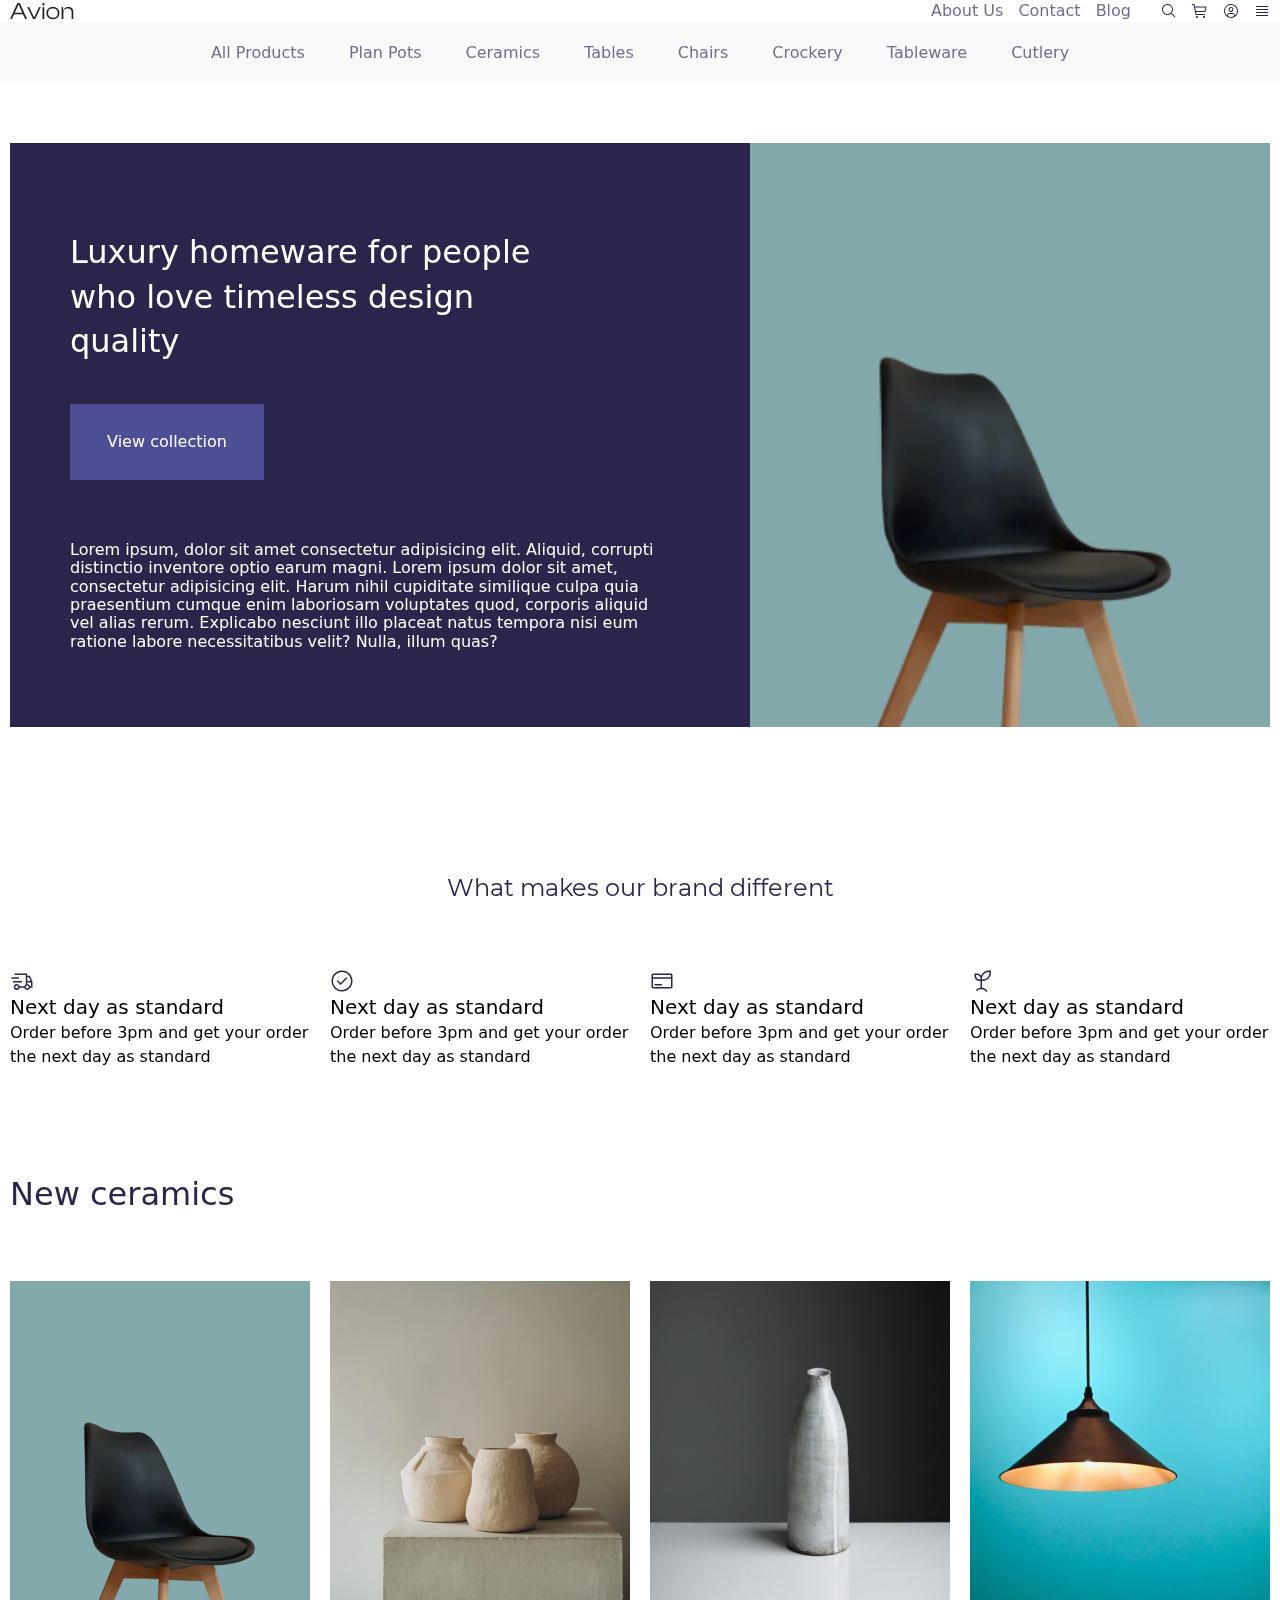
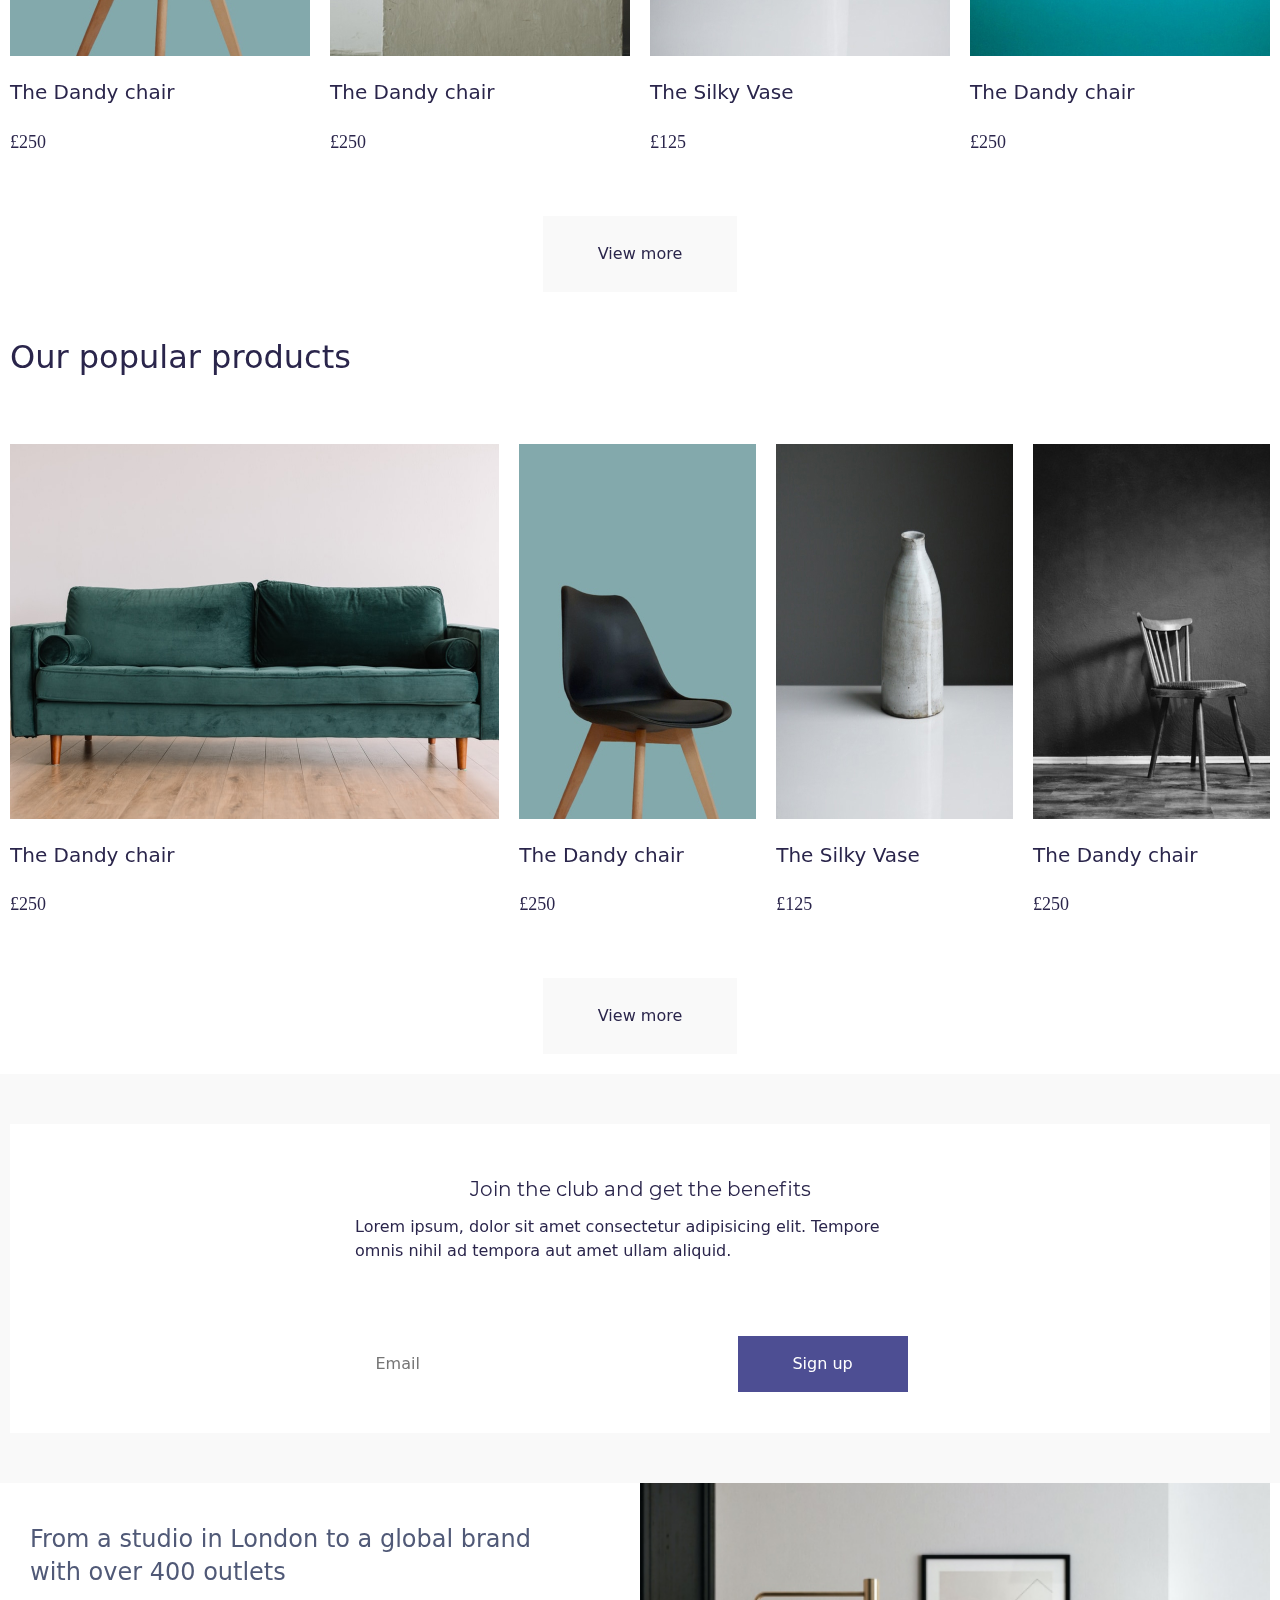
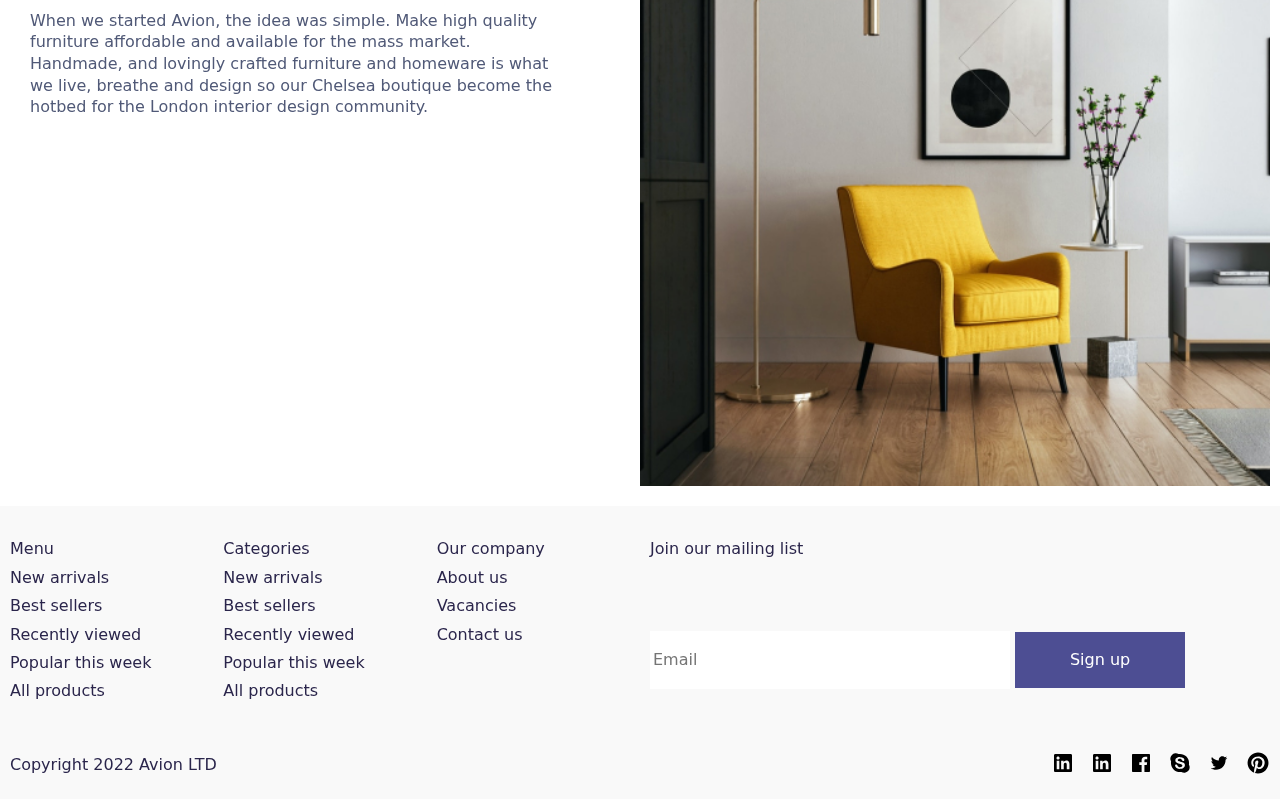
<file: docs/index.html>
<!DOCTYPE html>
<html lang="en" class="page">
<head>
    <meta charset="UTF-8">
    <meta name="viewport" content="width=device-width, initial-scale=1.0">
    <link rel="apple-touch-icon" sizes="180x180" href="/apple-touch-icon.png">
    <link rel="icon" type="image/png" sizes="32x32" href="/favicon-32x32.png">
    <link rel="icon" type="image/png" sizes="16x16" href="/favicon-16x16.png">
    <link rel="manifest" href="/site.webmanifest">
    <title>Avion</title>
    <link rel="stylesheet" href="./css/_normalize.css">
    <link rel="stylesheet" href="./css/style.css">
    <!-- <link rel="stylesheet" href="./css/main.css"> -->
</head>

<body class="page__body">

    <header class="header">
      <div class="header__top">
        <div class="container header__container header__top-container">
          <a href="./index.html" class="logo">
            <img src="img/Avion.png" alt="logo.svg" class="logo">
          </a>
          <div class="header__details">
            <ul class="list-reset header__list">
              <li class="header__item">
                <a href="#" class="header__link">About Us</a>
              </li>
              <li class="header__item">
                <a href="#" class="header__link">Contact</a>
              </li>
              <li class="header__item">
                <a href="#" class="header__link">Blog</a>
              </li>
            </ul>
            <div class="header__buttons">
              <button class="btn-reset header__button" aria-label="Search">

                <svg width="16" height="16" viewBox="0 0 16 16" fill="none" xmlns="http://www.w3.org/2000/svg">
                <rect width="16" height="16" fill="white" style="mix-blend-mode:multiply"/>
                <path d="M14.5001 13.7929L10.7241 10.0169C11.6314 8.92758 12.0839 7.53038 11.9873 6.11596C11.8908 4.70153 11.2526 3.37879 10.2057 2.42288C9.15867 1.46698 7.78347 0.951515 6.36612 0.983723C4.94877 1.01593 3.5984 1.59333 2.59593 2.59581C1.59345 3.59828 1.01605 4.94865 0.983845 6.366C0.951637 7.78335 1.4671 9.15855 2.423 10.2055C3.37891 11.2525 4.70165 11.8907 6.11608 11.9872C7.5305 12.0838 8.9277 11.6313 10.017 10.7239L13.7931 14.5L14.5001 13.7929ZM2.00012 6.5C2.00012 5.60998 2.26404 4.73995 2.75851 3.99993C3.25297 3.25991 3.95578 2.68313 4.77804 2.34254C5.60031 2.00194 6.50511 1.91283 7.37802 2.08646C8.25094 2.2601 9.05276 2.68868 9.6821 3.31802C10.3114 3.94735 10.74 4.74918 10.9137 5.62209C11.0873 6.495 10.9982 7.3998 10.6576 8.22207C10.317 9.04434 9.7402 9.74714 9.00018 10.2416C8.26016 10.7361 7.39013 11 6.50012 11C5.30705 10.9987 4.16323 10.5241 3.3196 9.68052C2.47597 8.83689 2.00144 7.69306 2.00012 6.5Z" fill="#2A254B"/>
                </svg>

              </button>
              <a href="./cart.html">
              <button class="btn-reset header__button" aria-label="Cart">


                <svg width="16" height="16" viewBox="0 0 16 16" fill="none" xmlns="http://www.w3.org/2000/svg">
                <rect width="16" height="16" fill="white" style="mix-blend-mode:multiply"/>
                <path d="M5 15C5.55228 15 6 14.5523 6 14C6 13.4477 5.55228 13 5 13C4.44772 13 4 13.4477 4 14C4 14.5523 4.44772 15 5 15Z" fill="#2A254B"/>
                <path d="M12 15C12.5523 15 13 14.5523 13 14C13 13.4477 12.5523 13 12 13C11.4477 13 11 13.4477 11 14C11 14.5523 11.4477 15 12 15Z" fill="#2A254B"/>
                <path d="M14 3.50001H2.91L2.5 1.40001C2.47662 1.28537 2.41379 1.18256 2.32243 1.10947C2.23107 1.03639 2.11697 0.997651 2 1.00001H0V2.00001H1.59L3.5 11.6C3.52338 11.7146 3.58621 11.8175 3.67757 11.8905C3.76893 11.9636 3.88303 12.0024 4 12H13V11H4.41L4 9.00001H13C13.1156 9.00284 13.2286 8.96552 13.3197 8.89441C13.4109 8.8233 13.4746 8.7228 13.5 8.61001L14.5 4.11001C14.5168 4.03582 14.5164 3.95879 14.4989 3.88478C14.4814 3.81076 14.4472 3.74172 14.399 3.6829C14.3508 3.62407 14.2898 3.57703 14.2206 3.54534C14.1515 3.51364 14.076 3.49814 14 3.50001ZM12.6 8.00001H3.81L3.11 4.50001H13.375L12.6 8.00001Z" fill="#2A254B"/>
                </svg>


              </button>
              </a>
              <button class="btn-reset header__button" aria-label="Person">

                <svg width="16" height="16" viewBox="0 0 16 16" fill="none" xmlns="http://www.w3.org/2000/svg">
              <rect width="16" height="16" fill="white" style="mix-blend-mode:multiply"/>
              <path d="M8 4C7.50555 4 7.0222 4.14662 6.61108 4.42133C6.19995 4.69603 5.87952 5.08648 5.6903 5.54329C5.50108 6.00011 5.45158 6.50277 5.54804 6.98773C5.6445 7.47268 5.88261 7.91814 6.23224 8.26777C6.58187 8.6174 7.02733 8.8555 7.51228 8.95196C7.99723 9.04843 8.4999 8.99892 8.95671 8.8097C9.41353 8.62048 9.80397 8.30005 10.0787 7.88893C10.3534 7.4778 10.5 6.99445 10.5 6.5C10.5 5.83696 10.2366 5.20107 9.76777 4.73223C9.29893 4.26339 8.66304 4 8 4ZM8 8C7.70333 8 7.41332 7.91203 7.16665 7.7472C6.91997 7.58238 6.72772 7.34811 6.61418 7.07403C6.50065 6.79994 6.47095 6.49834 6.52882 6.20736C6.5867 5.91639 6.72956 5.64912 6.93934 5.43934C7.14912 5.22956 7.4164 5.0867 7.70737 5.02882C7.99834 4.97094 8.29994 5.00065 8.57403 5.11418C8.84812 5.22771 9.08239 5.41997 9.24721 5.66664C9.41203 5.91332 9.5 6.20333 9.5 6.5C9.49955 6.89769 9.34137 7.27896 9.06017 7.56016C8.77896 7.84137 8.39769 7.99955 8 8Z" fill="#2A254B"/>
              <path d="M8 1C6.61553 1 5.26216 1.41054 4.11101 2.17971C2.95987 2.94888 2.06266 4.04213 1.53285 5.32122C1.00303 6.6003 0.86441 8.00776 1.13451 9.36563C1.4046 10.7235 2.07129 11.9708 3.05026 12.9497C4.02922 13.9287 5.2765 14.5954 6.63437 14.8655C7.99224 15.1356 9.3997 14.997 10.6788 14.4672C11.9579 13.9373 13.0511 13.0401 13.8203 11.889C14.5895 10.7378 15 9.38447 15 8C14.9979 6.14413 14.2597 4.36486 12.9474 3.05256C11.6351 1.74026 9.85588 1.00209 8 1ZM5 13.1882V12.5C5.00044 12.1023 5.15862 11.721 5.43983 11.4398C5.72104 11.1586 6.10231 11.0004 6.5 11H9.5C9.89769 11.0004 10.279 11.1586 10.5602 11.4398C10.8414 11.721 10.9996 12.1023 11 12.5V13.1882C10.0896 13.7199 9.05426 14 8 14C6.94574 14 5.91042 13.7199 5 13.1882ZM11.9963 12.4629C11.9863 11.807 11.7191 11.1813 11.2521 10.7206C10.7852 10.2599 10.156 10.0011 9.5 10H6.5C5.84405 10.0011 5.2148 10.2599 4.74786 10.7206C4.28093 11.1813 4.01369 11.807 4.00375 12.4629C3.09703 11.6533 2.45762 10.5873 2.17017 9.40623C1.88272 8.22513 1.9608 6.98457 2.39407 5.84883C2.82734 4.71309 3.59536 3.73573 4.59644 3.04618C5.59751 2.35663 6.78442 1.98741 8 1.98741C9.21558 1.98741 10.4025 2.35663 11.4036 3.04618C12.4046 3.73573 13.1727 4.71309 13.6059 5.84883C14.0392 6.98457 14.1173 8.22513 13.8298 9.40623C13.5424 10.5873 12.903 11.6533 11.9963 12.4629Z" fill="#2A254B"/>
              </svg>


              </button>
              <button class="btn-reset burger">
                <span class="burger__line"></span>
                <span class="burger__line"></span>
                <span class="burger__line"></span>
                <span class="burger__line"></span>
              </button>
            </div>
          </div>
        </div>
      </div>
      <div class="header__bottom">
        <div class="container header__container header__bottom-container">
          <nav class="nav">
            <ul class="list-reset nav__list">
              <li class="nav__item">
                <a href="./catalog.html" class="nav__link">All Products</a>
              </li>
              <li class="nav__item">
                <a href="#" class="nav__link">Plan Pots</a>
              </li>
              <li class="nav__item">
                <a href="#" class="nav__link">Ceramics</a>
              </li>
              <li class="nav__item">
                <a href="#" class="nav__link">Tables</a>
              </li>
              <li class="nav__item">
                <a href="#" class="nav__link">Chairs</a>
              </li>
              <li class="nav__item">
                <a href="#" class="nav__link">Crockery</a>
              </li>
              <li class="nav__item">
                <a href="#" class="nav__link">Tableware</a>
              </li>
              <li class="nav__item">
                <a href="#" class="nav__link">Cutlery</a>
              </li>
            </ul>
          </nav>
        </div>
      </div>
    </header>

      <section class="hero">
        <div class="container">
          <div class="hero__content">
            <div class="hero__text">
            <h2 class="hero__title">Luxury homeware for people who love timeless design quality</h2>


            <a class="btn hero__link" href="#">View collection</a>
            <p class="hero__desc">Lorem ipsum, dolor sit amet consectetur adipisicing elit. Aliquid, corrupti distinctio inventore optio earum magni.
              Lorem ipsum dolor sit amet, consectetur adipisicing elit. Harum nihil cupiditate similique culpa quia praesentium cumque enim laboriosam voluptates quod, corporis aliquid vel alias rerum. Explicabo nesciunt illo placeat natus tempora nisi eum ratione labore necessitatibus velit? Nulla, illum quas?
            </p>
            </div>
            <img src="img/p1.jpg" class="hero__image" width="520" height="584">
          </div>
        </div>
      </section>
      <section class="benefit">
        <div class="container">
          <h3 class="benefit__title">What makes our brand different</h3>
          <ul class="list-reset benefit__list">
            <li class="benefit__item benefit__item--next">
              <img src="./svg/delivery.svg" alt="/svg/delivery.svg" class="benefit__image">
              <h5 class="benefit__subtitle">Next day as standard</h5>
              <p class="benefit__descr">Order before 3pm and get your order the next day as standard</p>

            </li>
            <li class="benefit__item benefit__item--next">
              <img src="./svg/Checkmark--outline.svg" alt="/svg/Checkmark--outline.svg" class="benefit__image">
              <h5 class="benefit__subtitle">Next day as standard</h5>
              <p class="benefit__descr">Order before 3pm and get your order the next day as standard</p>

            </li>
            <li class="benefit__item benefit__item--next">
              <img src="./svg/Purchase.svg" alt="/svg/Purchase.svg" class="benefit__image">
              <h5 class="benefit__subtitle">Next day as standard</h5>
              <p class="benefit__descr">Order before 3pm and get your order the next day as standard</p>

            </li>
            <li class="benefit__item benefit__item--next">
              <img src="./svg/Sprout.svg" alt="/svg/Sprout.svg" class="benefit__image">
              <h5 class="benefit__subtitle">Next day as standard</h5>
              <p class="benefit__descr">Order before 3pm and get your order the next day as standard</p>

            </li>
          </ul>
        </div>
      </section>
      <section class="products">

        <div class="container">
          <h2 class="products__title">New ceramics</h2>
          <ul class="list-reset  products__list">
            <article class="product">
              <div class="product__image">
                <img src="./img/p1.jpg" alt="/img/p1.jpg" aria-hidden="true" width="305" height="375" loading="lazy">
              </div>
              <div class="product__content">
                <h5 class="product__title">
                  <a href="#" class="product__link">The Dandy chair</a>
                </h5>
                <span class="product__price">&pound;250</span>
              </div>
            </article>
            <article class="product">
              <div class="product__image">
                <img src="./img/p2.jpg" alt="/img/p1.jpg" aria-hidden="true" width="305" height="375" loading="lazy">
              </div>
              <div class="product__content">
                <h5 class="product__title">
                  <a href="#" class="product__link">The Dandy chair</a>
                </h5>
                <span class="product__price">&pound;250</span>
              </div>
            </article>
            <article class="product">
              <div class="product__image">
                <img src="./img/p3.jpg" alt="/img/p2.jpg" aria-hidden="true" width="305" height="375" loading="lazy">
              </div>
              <div class="product__content">
                <h5 class="product__title">
                  <a href="#" class="product__link">The Silky Vase</a>
                </h5>
                <span class="product__price">&pound;125</span>
              </div>
            </article>
            <article class="product">
              <div class="product__image">
                <img src="./img/p4.jpg" alt="/img/p1.jpg" aria-hidden="true" width="305" height="375" loading="lazy">
              </div>
              <div class="product__content">
                <h5 class="product__title">
                  <a href="#" class="product__link">The Dandy chair</a>
                </h5>
                <span class="product__price">&pound;250</span>
              </div>
            </article>
          </ul>
          <div class="centered">
            <a href="" class="btn products__btn">View more</a>
          </div>
        </div>
      </section>
      <section class="products-popular">

        <div class="container">
          <h2 class="products__title">Our popular products</h2>
          <ul class="list-reset products__list--mobile-slider products__list">
            <article class="product products__item--big">
              <div class="product__image">
                <img src="./img/p5.jpg" alt="/img/p5.jpg" aria-hidden="true" width="630" height="375" loading="lazy">
              </div>
              <div class="product__content">
                <h5 class="product__title">
                  <a href="#" class="product__link">The Dandy chair</a>
                </h5>
                <span class="product__price">&pound;250</span>
              </div>
            </article>
            <article class="product">
              <div class="product__image">
                <img src="./img/p1.jpg" alt="/img/p1.jpg" aria-hidden="true" width="305" height="375" loading="lazy">
              </div>
              <div class="product__content">
                <h5 class="product__title">
                  <a href="#" class="product__link">The Dandy chair</a>
                </h5>
                <span class="product__price">&pound;250</span>
              </div>
            </article>
            <article class="product">
              <div class="product__image">
                <img src="./img/p3.jpg" alt="/img/p2.jpg" aria-hidden="true" width="305" height="375" loading="lazy">
              </div>
              <div class="product__content">
                <h5 class="product__title">
                  <a href="#" class="product__link">The Silky Vase</a>
                </h5>
                <span class="product__price">&pound;125</span>
              </div>
            </article>
            <article class="product">
              <div class="product__image">
                <img src="./img/p6.jpg" alt="/img/p1.jpg" aria-hidden="true" width="305" height="375" loading="lazy">
              </div>
              <div class="product__content">
                <h5 class="product__title">
                  <a href="#" class="product__link">The Dandy chair</a>
                </h5>
                <span class="product__price">&pound;250</span>
              </div>
            </article>
          </ul>
          <div class="centered">
            <a href="#" class="btn products__btn">View more</a>
          </div>
        </div>
      </section>
      <section class="news-letter">
        <div class="container">
          <div class="news-letter__content">
            <h2 class="news-letter__title centered">Join the club and get the benefits</h2>
            <p class="news-letter__descr">Lorem ipsum, dolor sit amet consectetur adipisicing elit. Tempore omnis nihil ad tempora aut amet ullam aliquid.</p>
            <form action="#" method="POST" class="form news-letter__form">
              <input type="email" name="email" class="form__input" placeholder="Email">
              <button class="btn  btn-darker form__btn" type="submit">Sign up</button>
            </form>
          </div>
          <!-- <form action="#" class="form news-letter__form"></form>centered -->
        </div>
      </section>
      <section class="about container">
        <!-- <div class="container"> -->
        <div class="about__info">
          <div class="about__content">
          <h2 class="about__title">From a studio in London to a global brand with over 400 outlets</h2>
          <p class="about__descr">When we started Avion, the idea was simple. Make high quality furniture affordable and available for the mass market. Handmade, and lovingly crafted furniture and homeware is what we live, breathe and design so our Chelsea boutique become the hotbed for the London interior design community.</p>
          </div>
        </div>
        <div class="about__image">
          <img src="./img/a1.jpg" alt="" alt="/img/p5.jpg" aria-hidden="true" width="750" height="603" loading="lazy">
        </div>
        <!-- </div> -->

      </section>
      <footer class="footer-white">
        <div class="container">
          <div class="footer__top grid">

            <div class="footer__column">
              <h2 class="footer__title--dark-primary">Menu</h2>
              <ul class="list-reset footer__list">
                <li class="footer__item">
                <a href="#" class="footer__link--dark-primary">New arrivals</a>
                </li>
                <li class="footer__item">
                <a href="#" class="footer__link--dark-primary">Best sellers</a>
                </li>
                <li class="footer__item">
                <a href="#" class="footer__link--dark-primary">Recently viewed</a>
                </li>
                <li class="footer__item">
                <a href="#" class="footer__link--dark-primary">Popular this week</a>
                </li>
                <li class="footer__item">
                <a href="#" class="footer__link--dark-primary">All products</a>
                </li>
              </ul>
            </div>
            <div class="footer__column">
              <h2 class="footer__title--dark-primary">Categories</h2>
              <ul class="list-reset footer__list">
                <li class="footer__item">
                <a href="#" class="footer__link--dark-primary">New arrivals</a>
                </li>
                <li class="footer__item">
                <a href="#" class="footer__link--dark-primary">Best sellers</a>
                </li>
                <li class="footer__item">
                <a href="#" class="footer__link--dark-primary">Recently viewed</a>
                </li>
                <li class="footer__item">
                <a href="#" class="footer__link--dark-primary">Popular this week</a>
                </li>
                <li class="footer__item">
                <a href="#" class="footer__link--dark-primary">All products</a>
                </li>
              </ul>
            </div>
            <div class="footer__column">
              <h2 class="footer__title--dark-primary">Our company</h2>
              <ul class="list-reset footer__list">
                <li class="footer__item">
                <a href="#" class="footer__link--dark-primary">About us</a>
                </li>
                <li class="footer__item">
                <a href="#" class="footer__link--dark-primary">Vacancies</a>
                </li>
                <li class="footer__item">
                <a href="#" class="footer__link--dark-primary">Contact us</a>
                </li>

              </ul>
            </div>
            <div class="footer__column footer__column--big">
              <h2 class="footer__title--dark-primary">Join our mailing list</h2>
              <form action="#" method="POST" class="form news-letter__form">
              <input type="email" name="email" class="form__input" placeholder="Email">
              <button class="btn  btn-darker form__btn" type="submit">Sign up</button>
            </form>
            </div>
          </div>
          <div class="footer__bottom">
              <div class="footer__copyright--dark-primary">
                    Copyright 2022 Avion LTD
              </div>
              <ul class="list-reset social">
                <li class="social__item">
                  <a href="#" class="social__link">
                    <svg width="24" height="24" viewBox="0 0 24 24" fill="none" xmlns="http://www.w3.org/2000/svg">
                    <rect width="24" height="24" fill="white" style="mix-blend-mode:multiply"/>
                    <path d="M19.65 3H4.35C3.6 3 3 3.6 3 4.275V19.65C3 20.325 3.6 20.925 4.35 20.925H19.65C20.4 20.925 21 20.325 21 19.65V4.275C21 3.6 20.4 3 19.65 3ZM8.325 18.3H5.7V9.75H8.325V18.3ZM7.05 8.55C6.225 8.55 5.475 7.875 5.475 6.975C5.475 6.075 6.15 5.4 7.05 5.4C7.875 5.4 8.625 6.075 8.625 6.975C8.625 7.875 7.875 8.55 7.05 8.55ZM18.375 18.225H15.75V14.025C15.75 13.05 15.75 11.7 14.325 11.7C12.9 11.7 12.75 12.825 12.75 13.875V18.15H10.125V9.75H12.6V10.875H12.675C13.05 10.2 13.95 9.45 15.225 9.45C17.925 9.45 18.45 11.25 18.45 13.575V18.225H18.375Z" fill="black"/>
                    </svg>

                  </a>
                </li>
                <li class="social__item">
                  <a href="#" class="social__link">
                    <svg width="24" height="24" viewBox="0 0 24 24" fill="none" xmlns="http://www.w3.org/2000/svg">
                    <rect width="24" height="24" fill="white" style="mix-blend-mode:multiply"/>
                    <path d="M19.65 3H4.35C3.6 3 3 3.6 3 4.275V19.65C3 20.325 3.6 20.925 4.35 20.925H19.65C20.4 20.925 21 20.325 21 19.65V4.275C21 3.6 20.4 3 19.65 3ZM8.325 18.3H5.7V9.75H8.325V18.3ZM7.05 8.55C6.225 8.55 5.475 7.875 5.475 6.975C5.475 6.075 6.15 5.4 7.05 5.4C7.875 5.4 8.625 6.075 8.625 6.975C8.625 7.875 7.875 8.55 7.05 8.55ZM18.375 18.225H15.75V14.025C15.75 13.05 15.75 11.7 14.325 11.7C12.9 11.7 12.75 12.825 12.75 13.875V18.15H10.125V9.75H12.6V10.875H12.675C13.05 10.2 13.95 9.45 15.225 9.45C17.925 9.45 18.45 11.25 18.45 13.575V18.225H18.375Z" fill="black"/>
                    </svg>

                  </a>
                </li>
                <li class="social__item">
                  <a href="#" class="social__link">
                    <svg width="24" height="24" viewBox="0 0 24 24" fill="none" xmlns="http://www.w3.org/2000/svg">
                    <rect width="24" height="24" fill="white" style="mix-blend-mode:multiply"/>
                    <path d="M20.0025 3H3.9975C3.73355 3.00196 3.48097 3.10769 3.29433 3.29433C3.10769 3.48097 3.00196 3.73355 3 3.9975V20.0025C3.00196 20.2664 3.10769 20.519 3.29433 20.7057C3.48097 20.8923 3.73355 20.998 3.9975 21H12.615V14.04H10.275V11.3175H12.615V9.315C12.615 6.99 14.0325 5.7225 16.1175 5.7225C16.815 5.7225 17.5125 5.7225 18.21 5.8275V8.25H16.7775C15.645 8.25 15.4275 8.79 15.4275 9.5775V11.31H18.1275L17.775 14.0325H15.4275V21H20.0025C20.2664 20.998 20.519 20.8923 20.7057 20.7057C20.8923 20.519 20.998 20.2664 21 20.0025V3.9975C20.998 3.73355 20.8923 3.48097 20.7057 3.29433C20.519 3.10769 20.2664 3.00196 20.0025 3Z" fill="black"/>
                    </svg>


                  </a>
                </li>

                <li class="social__item">
                  <a href="#" class="social__link">
                   <svg width="24" height="24" viewBox="0 0 24 24" fill="none" xmlns="http://www.w3.org/2000/svg">
                    <rect width="24" height="24" fill="white" style="mix-blend-mode:multiply"/>
                    <path d="M20.9321 13.4102C21.0078 12.944 21.0454 12.4724 21.0446 12.0002C21.0446 9.60129 20.0917 7.30066 18.3954 5.60439C16.6992 3.90813 14.3985 2.95517 11.9996 2.95517C11.5274 2.95444 11.0558 2.99207 10.5896 3.06768C9.5442 2.44143 8.3195 2.18241 7.11002 2.33174C5.90054 2.48107 4.77563 3.0302 3.9139 3.89193C3.05218 4.75365 2.50305 5.87857 2.35371 7.08805C2.20438 8.29753 2.4634 9.52223 3.08965 10.5677C3.00527 11.0406 2.96012 11.5198 2.95465 12.0002C2.95465 14.3991 3.9076 16.6997 5.60387 18.396C7.30013 20.0922 9.60076 21.0452 11.9996 21.0452C12.4719 21.0459 12.9435 21.0083 13.4096 20.9327C14.4551 21.5589 15.6798 21.8179 16.8893 21.6686C18.0987 21.5193 19.2237 20.9701 20.0854 20.1084C20.9471 19.2467 21.4962 18.1218 21.6456 16.9123C21.7949 15.7028 21.5359 14.4781 20.9096 13.4327L20.9321 13.4102ZM16.2971 16.1102C15.8738 16.6955 15.2904 17.146 14.6171 17.4077C13.7864 17.7337 12.8993 17.8917 12.0071 17.8727C10.9687 17.9161 9.93554 17.7023 8.99965 17.2502C8.45401 16.9569 7.9861 16.5378 7.63465 16.0277C7.31271 15.5919 7.12974 15.0691 7.10965 14.5277C7.10886 14.3872 7.13709 14.2481 7.19259 14.119C7.24808 13.9899 7.32964 13.8737 7.43215 13.7777C7.65931 13.5843 7.95174 13.4851 8.24965 13.5002C8.49861 13.4955 8.74092 13.5807 8.93215 13.7402C9.14146 13.936 9.3031 14.1772 9.40465 14.4452C9.53477 14.7584 9.70088 15.0554 9.89965 15.3302C10.0977 15.5839 10.3554 15.7848 10.6496 15.9152C11.0494 16.0867 11.4826 16.1661 11.9171 16.1477C12.5361 16.1777 13.1492 16.0152 13.6721 15.6827C13.8728 15.5651 14.0397 15.3977 14.1567 15.1966C14.2736 14.9956 14.3367 14.7677 14.3396 14.5352C14.3461 14.3723 14.3181 14.2099 14.2573 14.0587C14.1966 13.9075 14.1045 13.7708 13.9871 13.6577C13.7201 13.4116 13.399 13.2318 13.0496 13.1327C12.6596 13.0052 12.1421 12.8777 11.4896 12.7352C10.7403 12.5607 10.0094 12.3146 9.30715 12.0002C8.75457 11.7737 8.26732 11.4128 7.88965 10.9502C7.53144 10.4734 7.34628 9.88877 7.36465 9.29268C7.35859 8.68668 7.55379 8.0958 7.91965 7.61267C8.33754 7.09349 8.89405 6.7034 9.52465 6.48767C10.322 6.22284 11.1599 6.10096 11.9996 6.12768C12.6567 6.11605 13.3117 6.20457 13.9421 6.39018C14.4369 6.53708 14.9016 6.77071 15.3146 7.08017C15.6397 7.3243 15.9104 7.63334 16.1096 7.98767C16.2718 8.2739 16.3595 8.59626 16.3646 8.92518C16.3637 9.06539 16.3347 9.20399 16.2793 9.3328C16.2239 9.46161 16.1433 9.57803 16.0421 9.67518C15.9401 9.78577 15.8159 9.87364 15.6776 9.93308C15.5394 9.99252 15.3901 10.0222 15.2396 10.0202C14.9984 10.0389 14.7592 9.9637 14.5721 9.81018C14.3753 9.62055 14.2107 9.40017 14.0846 9.15768C13.8989 8.77542 13.6298 8.43969 13.2971 8.17517C12.8606 7.90304 12.3468 7.78183 11.8346 7.83017C11.309 7.80801 10.7881 7.93824 10.3346 8.20517C10.1699 8.29312 10.0309 8.42227 9.93096 8.58C9.83106 8.73774 9.77376 8.91869 9.76465 9.10518C9.75871 9.30894 9.82514 9.50822 9.95215 9.66768C10.1017 9.84099 10.2856 9.98144 10.4921 10.0802C10.7121 10.194 10.9434 10.2845 11.1821 10.3502C11.4221 10.4177 11.8121 10.5152 12.3596 10.6427C13.0496 10.7927 13.6646 10.9577 14.2271 11.1377C14.7303 11.291 15.2098 11.5131 15.6521 11.7977C16.038 12.0417 16.3554 12.3798 16.5746 12.7802C16.7975 13.2369 16.9008 13.7427 16.8746 14.2502C16.8814 14.9153 16.6794 15.5658 16.2971 16.1102Z" fill="black"/>
                    </svg>

                  </a>
                </li>
                <li class="social__item">
                  <a href="#" class="social__link">
                   <svg width="24" height="24" viewBox="0 0 24 24" fill="none" xmlns="http://www.w3.org/2000/svg">
                      <rect width="24" height="24" fill="white" style="mix-blend-mode:multiply"/>
                      <path d="M8.94 18.705C10.2069 18.713 11.4627 18.4693 12.6346 17.9882C13.8066 17.507 14.8714 16.798 15.7672 15.9022C16.663 15.0064 17.3721 13.9416 17.8532 12.7696C18.3343 11.5977 18.578 10.3418 18.57 9.07499C18.57 8.92499 18.57 8.78249 18.57 8.63249C19.2267 8.15136 19.7951 7.56012 20.25 6.88499C19.6316 7.15544 18.9773 7.3348 18.3075 7.41749C19.0177 6.99432 19.5506 6.32824 19.8075 5.54249C19.1456 5.93957 18.4199 6.21871 17.6625 6.36749C17.1524 5.82401 16.4775 5.46378 15.7421 5.34253C15.0067 5.22128 14.2518 5.34576 13.5943 5.69673C12.9368 6.04769 12.4132 6.60557 12.1047 7.28405C11.7962 7.96252 11.7198 8.72376 11.8875 9.44999C10.542 9.38395 9.22553 9.03525 8.02377 8.42662C6.822 7.81798 5.7619 6.96305 4.9125 5.91749C4.48419 6.66087 4.35437 7.53923 4.54932 8.37473C4.74427 9.21023 5.24942 9.94043 5.9625 10.4175C5.43646 10.3972 4.92259 10.2533 4.4625 9.99749V10.035C4.45783 10.8119 4.71954 11.5669 5.20403 12.1742C5.68851 12.7815 6.3665 13.2044 7.125 13.3725C6.63573 13.5041 6.12322 13.5246 5.625 13.4325C5.84459 14.095 6.26376 14.6734 6.82503 15.0883C7.38631 15.5032 8.06219 15.7344 8.76 15.75C7.56691 16.7104 6.08407 17.239 4.5525 17.25C4.28396 17.2422 4.01606 17.2197 3.75 17.1825C5.30022 18.1702 7.1019 18.6909 8.94 18.6825" fill="black"/>
                      </svg>


                  </a>
                </li>
                <li class="social__item">
                  <a href="#" class="social__link">
                  <svg width="24" height="24" viewBox="0 0 24 24" fill="none" xmlns="http://www.w3.org/2000/svg">
                  <rect width="24" height="24" fill="white" style="mix-blend-mode:multiply"/>
                  <path d="M11.9998 1.5C9.56549 1.51658 7.21257 2.37849 5.34356 3.93828C3.47455 5.49807 2.20559 7.65882 1.75375 10.0509C1.30192 12.443 1.69529 14.9177 2.86657 17.0518C4.03785 19.1858 5.91426 20.8466 8.1748 21.75C8.02287 20.7558 8.02287 19.7442 8.1748 18.75L9.4123 13.5C9.21646 13.0245 9.11949 12.5142 9.1273 12C9.1273 10.545 9.9748 9.45 11.0248 9.45C11.215 9.44714 11.4036 9.48543 11.5776 9.56224C11.7517 9.63906 11.9071 9.75258 12.0331 9.89504C12.1592 10.0375 12.253 10.2055 12.3081 10.3876C12.3632 10.5697 12.3783 10.7615 12.3523 10.95C12.3523 11.85 11.7823 13.2 11.4823 14.445C11.4177 14.6772 11.4101 14.9215 11.4599 15.1573C11.5098 15.3931 11.6157 15.6133 11.7688 15.7995C11.9218 15.9857 12.1175 16.1322 12.3391 16.2267C12.5608 16.3212 12.802 16.361 13.0423 16.3425C14.9023 16.3425 16.3423 14.37 16.3423 11.535C16.361 10.9589 16.2594 10.3853 16.044 9.85061C15.8287 9.31598 15.5042 8.8321 15.0914 8.42986C14.6786 8.02762 14.1864 7.71584 13.6464 7.51442C13.1063 7.31299 12.5302 7.22634 11.9548 7.26C11.3405 7.23361 10.7272 7.33216 10.152 7.54966C9.5769 7.76717 9.05188 8.09912 8.60875 8.52542C8.16563 8.95172 7.81361 9.46351 7.57401 10.0298C7.33441 10.5961 7.21221 11.2051 7.2148 11.82C7.20646 12.6766 7.46895 13.5139 7.9648 14.2125C8.00086 14.2526 8.02654 14.3009 8.03962 14.3532C8.05269 14.4055 8.05275 14.4602 8.0398 14.5125C7.9573 14.8425 7.7773 15.5625 7.7473 15.705C7.7173 15.8475 7.5898 15.9375 7.3948 15.8475C6.0823 15.2325 5.2648 13.32 5.2648 11.775C5.2648 8.4675 7.6723 5.4225 12.2023 5.4225C15.8398 5.4225 18.6748 8.0175 18.6748 11.49C18.6748 15.105 16.4248 18.015 13.2223 18.015C12.7528 18.0313 12.2867 17.9301 11.8662 17.7206C11.4458 17.511 11.0844 17.1997 10.8148 16.815L10.1623 19.3125C9.84951 20.2831 9.41077 21.2085 8.8573 22.065C9.87714 22.3664 10.9364 22.513 11.9998 22.5C14.7846 22.5 17.4553 21.3938 19.4244 19.4246C21.3936 17.4555 22.4998 14.7848 22.4998 12C22.4998 9.21523 21.3936 6.54451 19.4244 4.57538C17.4553 2.60625 14.7846 1.5 11.9998 1.5Z" fill="black"/>
                  </svg>


                  </a>
                </li>

              </ul>
          </div>
        </div>
      </footer>
<script>
  document.addEventListener("DOMContentLoaded", () => {
  const burgerEl = document.querySelector(".burger");
  if (burgerEl) {
    const menuEl = document.querySelector(".header__bottom");
    burgerEl.addEventListener("click", () => {
      menuEl.classList.toggle("header__bottom--active");
    });
  }
  });
</script>
</body>
</html>
</file>
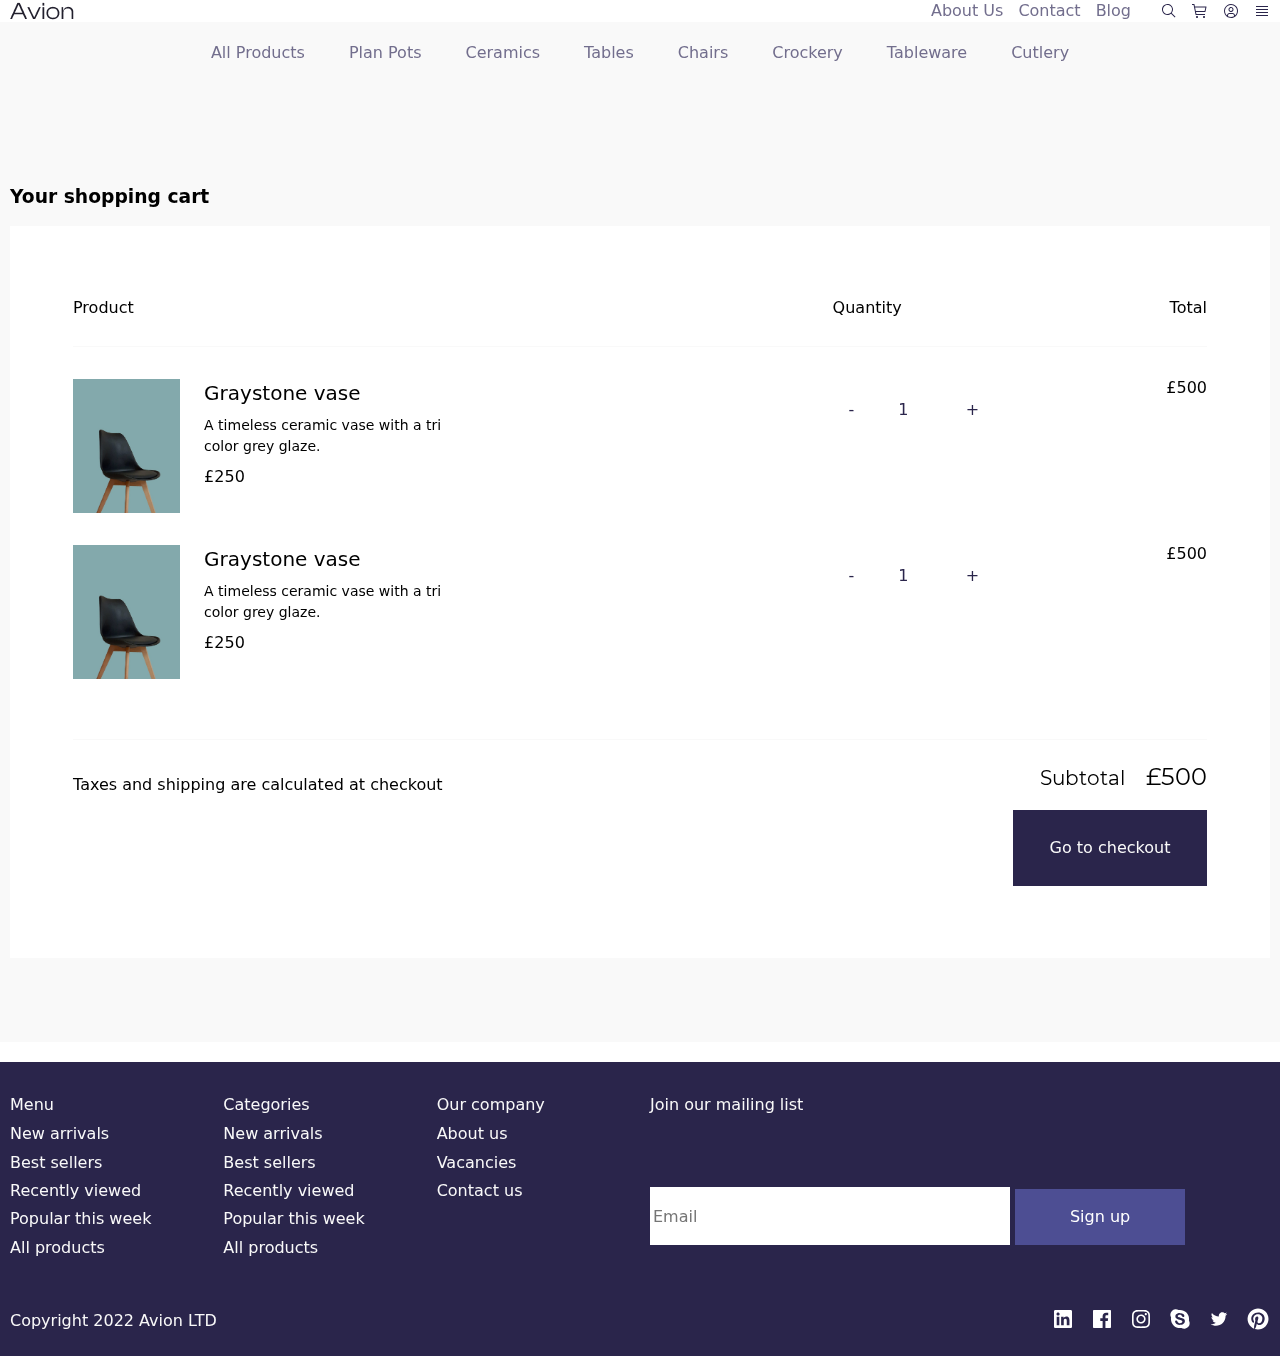
<file: docs/cart.html>
<!DOCTYPE html>
<html lang="en" class="page">
  <head>
    <meta charset="UTF-8" />
    <meta name="viewport" content="width=device-width, initial-scale=1.0" />
    <title>Avion</title>
    <link rel="stylesheet" href="./css/_normalize.css">
    <link rel="stylesheet" href="./css/style.css">
    <!-- <link rel="stylesheet" href="./css/main.css" /> -->
  </head>

  <body class="page__body">
    <header class="header">
      <div class="header__top">
        <div class="container header__container header__top-container">
          <a href="./index.html" class="logo">
            <img src="img/Avion.png" alt="logo.svg" class="logo" />
          </a>
          <div class="header__details">
            <ul class="list-reset header__list">
              <li class="header__item">
                <a href="#" class="header__link">About Us</a>
              </li>
              <li class="header__item">
                <a href="#" class="header__link">Contact</a>
              </li>
              <li class="header__item">
                <a href="#" class="header__link">Blog</a>
              </li>
            </ul>
            <div class="header__buttons">
              <button class="btn-reset header__button" aria-label="Search">
                <svg
                  width="16"
                  height="16"
                  viewBox="0 0 16 16"
                  fill="none"
                  xmlns="http://www.w3.org/2000/svg"
                >
                  <rect
                    width="16"
                    height="16"
                    fill="white"
                    style="mix-blend-mode: multiply"
                  />
                  <path
                    d="M14.5001 13.7929L10.7241 10.0169C11.6314 8.92758 12.0839 7.53038 11.9873 6.11596C11.8908 4.70153 11.2526 3.37879 10.2057 2.42288C9.15867 1.46698 7.78347 0.951515 6.36612 0.983723C4.94877 1.01593 3.5984 1.59333 2.59593 2.59581C1.59345 3.59828 1.01605 4.94865 0.983845 6.366C0.951637 7.78335 1.4671 9.15855 2.423 10.2055C3.37891 11.2525 4.70165 11.8907 6.11608 11.9872C7.5305 12.0838 8.9277 11.6313 10.017 10.7239L13.7931 14.5L14.5001 13.7929ZM2.00012 6.5C2.00012 5.60998 2.26404 4.73995 2.75851 3.99993C3.25297 3.25991 3.95578 2.68313 4.77804 2.34254C5.60031 2.00194 6.50511 1.91283 7.37802 2.08646C8.25094 2.2601 9.05276 2.68868 9.6821 3.31802C10.3114 3.94735 10.74 4.74918 10.9137 5.62209C11.0873 6.495 10.9982 7.3998 10.6576 8.22207C10.317 9.04434 9.7402 9.74714 9.00018 10.2416C8.26016 10.7361 7.39013 11 6.50012 11C5.30705 10.9987 4.16323 10.5241 3.3196 9.68052C2.47597 8.83689 2.00144 7.69306 2.00012 6.5Z"
                    fill="#2A254B"
                  />
                </svg>
              </button>
              <button class="btn-reset header__button" aria-label="Cart">
                <svg
                  width="16"
                  height="16"
                  viewBox="0 0 16 16"
                  fill="none"
                  xmlns="http://www.w3.org/2000/svg"
                >
                  <rect
                    width="16"
                    height="16"
                    fill="white"
                    style="mix-blend-mode: multiply"
                  />
                  <path
                    d="M5 15C5.55228 15 6 14.5523 6 14C6 13.4477 5.55228 13 5 13C4.44772 13 4 13.4477 4 14C4 14.5523 4.44772 15 5 15Z"
                    fill="#2A254B"
                  />
                  <path
                    d="M12 15C12.5523 15 13 14.5523 13 14C13 13.4477 12.5523 13 12 13C11.4477 13 11 13.4477 11 14C11 14.5523 11.4477 15 12 15Z"
                    fill="#2A254B"
                  />
                  <path
                    d="M14 3.50001H2.91L2.5 1.40001C2.47662 1.28537 2.41379 1.18256 2.32243 1.10947C2.23107 1.03639 2.11697 0.997651 2 1.00001H0V2.00001H1.59L3.5 11.6C3.52338 11.7146 3.58621 11.8175 3.67757 11.8905C3.76893 11.9636 3.88303 12.0024 4 12H13V11H4.41L4 9.00001H13C13.1156 9.00284 13.2286 8.96552 13.3197 8.89441C13.4109 8.8233 13.4746 8.7228 13.5 8.61001L14.5 4.11001C14.5168 4.03582 14.5164 3.95879 14.4989 3.88478C14.4814 3.81076 14.4472 3.74172 14.399 3.6829C14.3508 3.62407 14.2898 3.57703 14.2206 3.54534C14.1515 3.51364 14.076 3.49814 14 3.50001ZM12.6 8.00001H3.81L3.11 4.50001H13.375L12.6 8.00001Z"
                    fill="#2A254B"
                  />
                </svg>
              </button>
              <button class="btn-reset header__button" aria-label="Person">
                <svg
                  width="16"
                  height="16"
                  viewBox="0 0 16 16"
                  fill="none"
                  xmlns="http://www.w3.org/2000/svg"
                >
                  <rect
                    width="16"
                    height="16"
                    fill="white"
                    style="mix-blend-mode: multiply"
                  />
                  <path
                    d="M8 4C7.50555 4 7.0222 4.14662 6.61108 4.42133C6.19995 4.69603 5.87952 5.08648 5.6903 5.54329C5.50108 6.00011 5.45158 6.50277 5.54804 6.98773C5.6445 7.47268 5.88261 7.91814 6.23224 8.26777C6.58187 8.6174 7.02733 8.8555 7.51228 8.95196C7.99723 9.04843 8.4999 8.99892 8.95671 8.8097C9.41353 8.62048 9.80397 8.30005 10.0787 7.88893C10.3534 7.4778 10.5 6.99445 10.5 6.5C10.5 5.83696 10.2366 5.20107 9.76777 4.73223C9.29893 4.26339 8.66304 4 8 4ZM8 8C7.70333 8 7.41332 7.91203 7.16665 7.7472C6.91997 7.58238 6.72772 7.34811 6.61418 7.07403C6.50065 6.79994 6.47095 6.49834 6.52882 6.20736C6.5867 5.91639 6.72956 5.64912 6.93934 5.43934C7.14912 5.22956 7.4164 5.0867 7.70737 5.02882C7.99834 4.97094 8.29994 5.00065 8.57403 5.11418C8.84812 5.22771 9.08239 5.41997 9.24721 5.66664C9.41203 5.91332 9.5 6.20333 9.5 6.5C9.49955 6.89769 9.34137 7.27896 9.06017 7.56016C8.77896 7.84137 8.39769 7.99955 8 8Z"
                    fill="#2A254B"
                  />
                  <path
                    d="M8 1C6.61553 1 5.26216 1.41054 4.11101 2.17971C2.95987 2.94888 2.06266 4.04213 1.53285 5.32122C1.00303 6.6003 0.86441 8.00776 1.13451 9.36563C1.4046 10.7235 2.07129 11.9708 3.05026 12.9497C4.02922 13.9287 5.2765 14.5954 6.63437 14.8655C7.99224 15.1356 9.3997 14.997 10.6788 14.4672C11.9579 13.9373 13.0511 13.0401 13.8203 11.889C14.5895 10.7378 15 9.38447 15 8C14.9979 6.14413 14.2597 4.36486 12.9474 3.05256C11.6351 1.74026 9.85588 1.00209 8 1ZM5 13.1882V12.5C5.00044 12.1023 5.15862 11.721 5.43983 11.4398C5.72104 11.1586 6.10231 11.0004 6.5 11H9.5C9.89769 11.0004 10.279 11.1586 10.5602 11.4398C10.8414 11.721 10.9996 12.1023 11 12.5V13.1882C10.0896 13.7199 9.05426 14 8 14C6.94574 14 5.91042 13.7199 5 13.1882ZM11.9963 12.4629C11.9863 11.807 11.7191 11.1813 11.2521 10.7206C10.7852 10.2599 10.156 10.0011 9.5 10H6.5C5.84405 10.0011 5.2148 10.2599 4.74786 10.7206C4.28093 11.1813 4.01369 11.807 4.00375 12.4629C3.09703 11.6533 2.45762 10.5873 2.17017 9.40623C1.88272 8.22513 1.9608 6.98457 2.39407 5.84883C2.82734 4.71309 3.59536 3.73573 4.59644 3.04618C5.59751 2.35663 6.78442 1.98741 8 1.98741C9.21558 1.98741 10.4025 2.35663 11.4036 3.04618C12.4046 3.73573 13.1727 4.71309 13.6059 5.84883C14.0392 6.98457 14.1173 8.22513 13.8298 9.40623C13.5424 10.5873 12.903 11.6533 11.9963 12.4629Z"
                    fill="#2A254B"
                  />
                </svg>
              </button>
               <button class="btn-reset burger">
                <span class="burger__line"></span>
                <span class="burger__line"></span>
                <span class="burger__line"></span>
                <span class="burger__line"></span>
              </button>
            </div>
          </div>
        </div>
      </div>
      <div class="header__bottom">
        <div class="container header__container header__bottom-container">
          <nav class="nav">
            <ul class="list-reset nav__list">
              <li class="nav__item">
                <a href="./catalog.html" class="nav__link">All Products</a>
              </li>
              <li class="nav__item">
                <a href="#" class="nav__link">Plan Pots</a>
              </li>
              <li class="nav__item">
                <a href="#" class="nav__link">Ceramics</a>
              </li>
              <li class="nav__item">
                <a href="#" class="nav__link">Tables</a>
              </li>
              <li class="nav__item">
                <a href="#" class="nav__link">Chairs</a>
              </li>
              <li class="nav__item">
                <a href="#" class="nav__link">Crockery</a>
              </li>
              <li class="nav__item">
                <a href="#" class="nav__link">Tableware</a>
              </li>
              <li class="nav__item">
                <a href="#" class="nav__link">Cutlery</a>
              </li>
            </ul>
          </nav>
        </div>
      </div>
    </header>
    <section class="cart">
      <!-- <h1 class="visually-hidden cart__title">Your shopping cart</h1> -->
      <div class="container">
        <h3 class=" cart__title-main">Your shopping cart</h3>
        <div class="cart__content">
          <div class="cart__table">
            <div class="cart__row cart-grid cart__row--heading  cart-grid--heading">
              <div class="cart__col">Product</div>
              <div class="cart__col cart__col--quantity ">Quantity</div>
              <div class="cart__col cart__col--total">Total</div>
            </div>
            <div class="cart__row cart-grid ">
              <div class="cart__col cart__col--image">
                <img src="./img/p1.jpg" width="109" height="134" alt="" class="cart__image"></div>
              <div class="cart__col cart__col--info">
                <div class="cart__info">
                  <h2 class="cart__title">Graystone vase</h2>
                  <p class="cart__descr">A timeless ceramic vase with a tri color grey glaze.</p>
                  <span class="cart__price">&pound;250</span>
                </div>
              </div>
              <div class="cart__col cart__col--quantity">
                <div class="cart__stepper">
                  <div class="stepper">
                <button
                  class="btn-reset stepper__btn  stepper__btn--minus"
                  aria-label="Decrease quantity"
                >-</button>
                <input type="number" value="1" min="1" max="109" class="stepper__input" />
                <button
                  class="btn-reset stepper__btn stepper__btn--plus"
                  aria-label="Increase quantity"
                >+</button>
              </div>
                </div>
              </div>
              <div class="cart__col cart__col--total">
                <span class="cart__total">&pound;500</span>
                </div>
            </div>
            <div class="cart__row cart-grid ">
              <div class="cart__col cart__col--image">
                <img src="./img/p1.jpg" width="109" height="134" alt="" class="cart__image"></div>
              <div class="cart__col cart__col--info">
                <div class="cart__info">
                  <h2 class="cart__title">Graystone vase</h2>
                  <p class="cart__descr">A timeless ceramic vase with a tri color grey glaze.</p>
                  <span class="cart__price">&pound;250</span>
                </div>
              </div>
              <div class="cart__col cart__col--quantity">
                <div class="cart__stepper">
                  <div class="stepper">
                <button
                  class="btn-reset stepper__btn  stepper__btn--minus"
                  aria-label="Decrease quantity"
                >-</button>
                <input type="number" value="1" min="1" max="109" class="stepper__input" />
                <button
                  class="btn-reset stepper__btn stepper__btn--plus"
                  aria-label="Increase quantity"
                >+</button>
              </div>
                </div>
              </div>
              <div class="cart__col cart__col--total">
                <span class="cart__total">&pound;500</span>
                </div>
            </div>
          </div>
          <div class="cart__bottom">
            <div class="cart__bottom-info">
              <p class="cart__text">
                Taxes and shipping are calculated at checkout
              </p>
              <div class="cart__subtotal">
                Subtotal <span class="cart__subtotal--price">&pound;500</span>
              </div>
            </div>
            <div class="cart__btn-wrap">
              <a href="#" class="cart__link btn btn--darker">
                Go to checkout
              </a>
            </div>
          </div>
        </div>
      </div>
      </div>
    </section>
    <footer class="footer">
      <div class="container">
        <div class="footer__top grid">
          <div class="footer__column">
            <h2 class="footer__title--light-grey">Menu</h2>
            <ul class="list-reset footer__list">
              <li class="footer__item">
                <a href="#" class="footer__link--light-grey">New arrivals</a>
              </li>
              <li class="footer__item">
                <a href="#" class="footer__link--light-grey">Best sellers</a>
              </li>
              <li class="footer__item">
                <a href="#" class="footer__link--light-grey">Recently viewed</a>
              </li>
              <li class="footer__item">
                <a href="#" class="footer__link--light-grey"
                  >Popular this week</a
                >
              </li>
              <li class="footer__item">
                <a href="#" class="footer__link--light-grey">All products</a>
              </li>
            </ul>
          </div>
          <div class="footer__column">
            <h2 class="footer__title--light-grey">Categories</h2>
            <ul class="list-reset footer__list">
              <li class="footer__item">
                <a href="#" class="footer__link--light-grey">New arrivals</a>
              </li>
              <li class="footer__item">
                <a href="#" class="footer__link--light-grey">Best sellers</a>
              </li>
              <li class="footer__item">
                <a href="#" class="footer__link--light-grey">Recently viewed</a>
              </li>
              <li class="footer__item">
                <a href="#" class="footer__link--light-grey"
                  >Popular this week</a
                >
              </li>
              <li class="footer__item">
                <a href="#" class="footer__link--light-grey">All products</a>
              </li>
            </ul>
          </div>
          <div class="footer__column">
            <h2 class="footer__title--light-grey">Our company</h2>
            <ul class="list-reset footer__list">
              <li class="footer__item">
                <a href="#" class="footer__link--light-grey">About us</a>
              </li>
              <li class="footer__item">
                <a href="#" class="footer__link--light-grey">Vacancies</a>
              </li>
              <li class="footer__item">
                <a href="#" class="footer__link--light-grey">Contact us</a>
              </li>
            </ul>
          </div>
          <div class="footer__column footer__column--big">
            <h2 class="footer__title--light-grey">Join our mailing list</h2>
            <form action="#" method="POST" class="form news-letter__form">
              <input
                type="email"
                name="email"
                class="form__input"
                placeholder="Email"
              />
              <button class="btn btn-darker form__btn" type="submit">
                Sign up
              </button>
            </form>
          </div>
        </div>
        <div class="footer__bottom">
          <div class="footer__copyright--light-grey">
            Copyright 2022 Avion LTD
          </div>
          <ul class="list-reset social">
            <li class="social__item">
              <a href="#" class="social__link">
                <svg
                  width="24"
                  height="24"
                  viewBox="0 0 24 24"
                  fill="none"
                  xmlns="http://www.w3.org/2000/svg"
                >
                  <rect
                    width="24"
                    height="24"
                    fill="white"
                    style="mix-blend-mode: multiply"
                  />
                  <path
                    d="M19.65 3H4.35C3.6 3 3 3.6 3 4.275V19.65C3 20.325 3.6 20.925 4.35 20.925H19.65C20.4 20.925 21 20.325 21 19.65V4.275C21 3.6 20.4 3 19.65 3ZM8.325 18.3H5.7V9.75H8.325V18.3ZM7.05 8.55C6.225 8.55 5.475 7.875 5.475 6.975C5.475 6.075 6.15 5.4 7.05 5.4C7.875 5.4 8.625 6.075 8.625 6.975C8.625 7.875 7.875 8.55 7.05 8.55ZM18.375 18.225H15.75V14.025C15.75 13.05 15.75 11.7 14.325 11.7C12.9 11.7 12.75 12.825 12.75 13.875V18.15H10.125V9.75H12.6V10.875H12.675C13.05 10.2 13.95 9.45 15.225 9.45C17.925 9.45 18.45 11.25 18.45 13.575V18.225H18.375Z"
                    fill="white"
                  />
                </svg>
              </a>
            </li>

            <li class="social__item">
              <a href="#" class="social__link">
                <svg
                  width="24"
                  height="24"
                  viewBox="0 0 24 24"
                  fill="none"
                  xmlns="http://www.w3.org/2000/svg"
                >
                  <rect
                    width="24"
                    height="24"
                    fill="white"
                    style="mix-blend-mode: multiply"
                  />
                  <path
                    d="M20.0025 3H3.9975C3.73355 3.00196 3.48097 3.10769 3.29433 3.29433C3.10769 3.48097 3.00196 3.73355 3 3.9975V20.0025C3.00196 20.2664 3.10769 20.519 3.29433 20.7057C3.48097 20.8923 3.73355 20.998 3.9975 21H12.615V14.04H10.275V11.3175H12.615V9.315C12.615 6.99 14.0325 5.7225 16.1175 5.7225C16.815 5.7225 17.5125 5.7225 18.21 5.8275V8.25H16.7775C15.645 8.25 15.4275 8.79 15.4275 9.5775V11.31H18.1275L17.775 14.0325H15.4275V21H20.0025C20.2664 20.998 20.519 20.8923 20.7057 20.7057C20.8923 20.519 20.998 20.2664 21 20.0025V3.9975C20.998 3.73355 20.8923 3.48097 20.7057 3.29433C20.519 3.10769 20.2664 3.00196 20.0025 3Z"
                    fill="white"
                  />
                </svg>
              </a>
            </li>
            <li class="social__item">
              <a href="#" class="social__link">
                <svg
                  width="24"
                  height="24"
                  viewBox="0 0 24 24"
                  fill="none"
                  xmlns="http://www.w3.org/2000/svg"
                >
                  <rect
                    width="24"
                    height="24"
                    fill="white"
                    style="mix-blend-mode: multiply"
                  />
                  <path
                    d="M16.8042 8.2758C17.4007 8.2758 17.8842 7.79227 17.8842 7.1958C17.8842 6.59933 17.4007 6.1158 16.8042 6.1158C16.2077 6.1158 15.7242 6.59933 15.7242 7.1958C15.7242 7.79227 16.2077 8.2758 16.8042 8.2758Z"
                    fill="white"
                  />
                  <path
                    d="M12 7.37835C11.0859 7.37835 10.1924 7.64941 9.43235 8.15724C8.67232 8.66507 8.07995 9.38688 7.73015 10.2314C7.38035 11.0759 7.28883 12.0051 7.46715 12.9016C7.64548 13.7982 8.08565 14.6217 8.732 15.268C9.37835 15.9144 10.2018 16.3545 11.0984 16.5328C11.9949 16.7112 12.9241 16.6196 13.7686 16.2698C14.6131 15.92 15.3349 15.3277 15.8428 14.5677C16.3506 13.8076 16.6217 12.9141 16.6217 12C16.6217 10.7743 16.1347 9.59873 15.268 8.732C14.4013 7.86527 13.2257 7.37835 12 7.37835ZM12 15C11.4067 15 10.8266 14.8241 10.3333 14.4944C9.83994 14.1648 9.45542 13.6962 9.22836 13.1481C9.0013 12.5999 8.94189 11.9967 9.05764 11.4147C9.1734 10.8328 9.45912 10.2982 9.87868 9.87868C10.2982 9.45912 10.8328 9.1734 11.4147 9.05764C11.9967 8.94189 12.5999 9.0013 13.1481 9.22836C13.6962 9.45542 14.1648 9.83994 14.4944 10.3333C14.8241 10.8266 15 11.4067 15 12C15 12.7956 14.6839 13.5587 14.1213 14.1213C13.5587 14.6839 12.7956 15 12 15Z"
                    fill="white"
                  />
                  <path
                    d="M12 4.62165C14.4031 4.62165 14.6878 4.6308 15.6368 4.67415C16.2075 4.68094 16.7728 4.78577 17.308 4.98405C17.6961 5.13381 18.0486 5.36316 18.3428 5.65732C18.6369 5.95149 18.8663 6.30398 19.016 6.6921C19.2143 7.22731 19.3191 7.79261 19.3259 8.36333C19.3692 9.3123 19.3784 9.597 19.3784 12.0001C19.3784 14.4031 19.3693 14.6878 19.3259 15.6368C19.3191 16.2075 19.2143 16.7728 19.016 17.3081C18.8663 17.6962 18.6369 18.0487 18.3428 18.3428C18.0486 18.637 17.6961 18.8663 17.308 19.0161C16.7728 19.2144 16.2075 19.3192 15.6368 19.326C14.6879 19.3693 14.4033 19.3785 12 19.3785C9.5967 19.3785 9.31215 19.3694 8.36325 19.326C7.79253 19.3192 7.22723 19.2144 6.69202 19.0161C6.3039 18.8663 5.95142 18.637 5.65725 18.3428C5.36308 18.0487 5.13374 17.6962 4.98397 17.3081C4.78569 16.7728 4.68087 16.2075 4.67408 15.6368C4.6308 14.6878 4.62157 14.4031 4.62157 12.0001C4.62157 9.597 4.63072 9.3123 4.67408 8.36333C4.68087 7.79261 4.78569 7.22731 4.98397 6.6921C5.13373 6.30396 5.36307 5.95146 5.65724 5.65728C5.95141 5.3631 6.30389 5.13375 6.69202 4.98397C7.22723 4.78569 7.79253 4.68087 8.36325 4.67408C9.31222 4.6308 9.59693 4.62165 12 4.62165ZM12 3C9.55575 3 9.24922 3.01035 8.2893 3.05415C7.54279 3.06914 6.80422 3.21059 6.105 3.4725C5.50705 3.70374 4.96401 4.05735 4.51068 4.51068C4.05735 4.96401 3.70374 5.50705 3.4725 6.105C3.21055 6.80434 3.06909 7.54304 3.05415 8.28968C3.01035 9.24923 3 9.55575 3 12C3 14.4443 3.01035 14.7508 3.05415 15.7107C3.0691 16.4573 3.21056 17.196 3.4725 17.8954C3.70374 18.4933 4.05735 19.0364 4.51068 19.4897C4.96401 19.943 5.50705 20.2966 6.105 20.5279C6.80434 20.7898 7.54304 20.9313 8.28968 20.9462C9.24923 20.9897 9.55575 21 12 21C14.4443 21 14.7508 20.9896 15.7107 20.9459C16.4573 20.9309 17.196 20.7894 17.8954 20.5275C18.4933 20.2963 19.0364 19.9426 19.4897 19.4893C19.943 19.036 20.2966 18.493 20.5279 17.895C20.7898 17.1957 20.9313 16.457 20.9462 15.7103C20.9897 14.7508 21 14.4443 21 12C21 9.55575 20.9896 9.24922 20.9459 8.2893C20.9309 7.54279 20.7894 6.80422 20.5275 6.105C20.2962 5.50712 19.9426 4.96415 19.4893 4.51089C19.0359 4.05763 18.4929 3.70407 17.895 3.47287C17.1957 3.21093 16.457 3.06948 15.7103 3.05453C14.7508 3.01035 14.4443 3 12 3Z"
                    fill="white"
                  />
                </svg>
              </a>
            </li>
            <li class="social__item">
              <a href="#" class="social__link">
                <svg
                  width="24"
                  height="24"
                  viewBox="0 0 24 24"
                  fill="none"
                  xmlns="http://www.w3.org/2000/svg"
                >
                  <rect
                    width="24"
                    height="24"
                    fill="white"
                    style="mix-blend-mode: multiply"
                  />
                  <path
                    d="M20.9321 13.4102C21.0078 12.944 21.0454 12.4724 21.0446 12.0002C21.0446 9.60129 20.0917 7.30066 18.3954 5.60439C16.6992 3.90813 14.3985 2.95517 11.9996 2.95517C11.5274 2.95444 11.0558 2.99207 10.5896 3.06768C9.5442 2.44143 8.3195 2.18241 7.11002 2.33174C5.90054 2.48107 4.77563 3.0302 3.9139 3.89193C3.05218 4.75365 2.50305 5.87857 2.35371 7.08805C2.20438 8.29753 2.4634 9.52223 3.08965 10.5677C3.00527 11.0406 2.96012 11.5198 2.95465 12.0002C2.95465 14.3991 3.9076 16.6997 5.60387 18.396C7.30013 20.0922 9.60076 21.0452 11.9996 21.0452C12.4719 21.0459 12.9435 21.0083 13.4096 20.9327C14.4551 21.5589 15.6798 21.8179 16.8893 21.6686C18.0987 21.5193 19.2237 20.9701 20.0854 20.1084C20.9471 19.2467 21.4962 18.1218 21.6456 16.9123C21.7949 15.7028 21.5359 14.4781 20.9096 13.4327L20.9321 13.4102ZM16.2971 16.1102C15.8738 16.6955 15.2904 17.146 14.6171 17.4077C13.7864 17.7337 12.8993 17.8917 12.0071 17.8727C10.9687 17.9161 9.93554 17.7023 8.99965 17.2502C8.45401 16.9569 7.9861 16.5378 7.63465 16.0277C7.31271 15.5919 7.12974 15.0691 7.10965 14.5277C7.10886 14.3872 7.13709 14.2481 7.19259 14.119C7.24808 13.9899 7.32964 13.8737 7.43215 13.7777C7.65931 13.5843 7.95174 13.4851 8.24965 13.5002C8.49861 13.4955 8.74092 13.5807 8.93215 13.7402C9.14146 13.936 9.3031 14.1772 9.40465 14.4452C9.53477 14.7584 9.70088 15.0554 9.89965 15.3302C10.0977 15.5839 10.3554 15.7848 10.6496 15.9152C11.0494 16.0867 11.4826 16.1661 11.9171 16.1477C12.5361 16.1777 13.1492 16.0152 13.6721 15.6827C13.8728 15.5651 14.0397 15.3977 14.1567 15.1966C14.2736 14.9956 14.3367 14.7677 14.3396 14.5352C14.3461 14.3723 14.3181 14.2099 14.2573 14.0587C14.1966 13.9075 14.1045 13.7708 13.9871 13.6577C13.7201 13.4116 13.399 13.2318 13.0496 13.1327C12.6596 13.0052 12.1421 12.8777 11.4896 12.7352C10.7403 12.5607 10.0094 12.3146 9.30715 12.0002C8.75457 11.7737 8.26732 11.4128 7.88965 10.9502C7.53144 10.4734 7.34628 9.88877 7.36465 9.29268C7.35859 8.68668 7.55379 8.0958 7.91965 7.61267C8.33754 7.09349 8.89405 6.7034 9.52465 6.48767C10.322 6.22284 11.1599 6.10096 11.9996 6.12768C12.6567 6.11605 13.3117 6.20457 13.9421 6.39018C14.4369 6.53708 14.9016 6.77071 15.3146 7.08017C15.6397 7.3243 15.9104 7.63334 16.1096 7.98767C16.2718 8.2739 16.3595 8.59626 16.3646 8.92518C16.3637 9.06539 16.3347 9.20399 16.2793 9.3328C16.2239 9.46161 16.1433 9.57803 16.0421 9.67518C15.9401 9.78577 15.8159 9.87364 15.6776 9.93308C15.5394 9.99252 15.3901 10.0222 15.2396 10.0202C14.9984 10.0389 14.7592 9.9637 14.5721 9.81018C14.3753 9.62055 14.2107 9.40017 14.0846 9.15768C13.8989 8.77542 13.6298 8.43969 13.2971 8.17517C12.8606 7.90304 12.3468 7.78183 11.8346 7.83017C11.309 7.80801 10.7881 7.93824 10.3346 8.20517C10.1699 8.29312 10.0309 8.42227 9.93096 8.58C9.83106 8.73774 9.77376 8.91869 9.76465 9.10518C9.75871 9.30894 9.82514 9.50822 9.95215 9.66768C10.1017 9.84099 10.2856 9.98144 10.4921 10.0802C10.7121 10.194 10.9434 10.2845 11.1821 10.3502C11.4221 10.4177 11.8121 10.5152 12.3596 10.6427C13.0496 10.7927 13.6646 10.9577 14.2271 11.1377C14.7303 11.291 15.2098 11.5131 15.6521 11.7977C16.038 12.0417 16.3554 12.3798 16.5746 12.7802C16.7975 13.2369 16.9008 13.7427 16.8746 14.2502C16.8814 14.9153 16.6794 15.5658 16.2971 16.1102Z"
                    fill="white"
                  />
                </svg>
              </a>
            </li>
            <li class="social__item">
              <a href="#" class="social__link">
                <svg
                  width="24"
                  height="24"
                  viewBox="0 0 24 24"
                  fill="none"
                  xmlns="http://www.w3.org/2000/svg"
                >
                  <rect
                    width="24"
                    height="24"
                    fill="white"
                    style="mix-blend-mode: multiply"
                  />
                  <path
                    d="M8.94 18.705C10.2069 18.713 11.4627 18.4693 12.6346 17.9882C13.8066 17.507 14.8714 16.798 15.7672 15.9022C16.663 15.0064 17.3721 13.9416 17.8532 12.7696C18.3343 11.5977 18.578 10.3418 18.57 9.07499C18.57 8.92499 18.57 8.78249 18.57 8.63249C19.2267 8.15136 19.7951 7.56012 20.25 6.88499C19.6316 7.15544 18.9773 7.3348 18.3075 7.41749C19.0177 6.99432 19.5506 6.32824 19.8075 5.54249C19.1456 5.93957 18.4199 6.21871 17.6625 6.36749C17.1524 5.82401 16.4775 5.46378 15.7421 5.34253C15.0067 5.22128 14.2518 5.34576 13.5943 5.69673C12.9368 6.04769 12.4132 6.60557 12.1047 7.28405C11.7962 7.96252 11.7198 8.72376 11.8875 9.44999C10.542 9.38395 9.22553 9.03525 8.02377 8.42662C6.822 7.81798 5.7619 6.96305 4.9125 5.91749C4.48419 6.66087 4.35437 7.53923 4.54932 8.37473C4.74427 9.21023 5.24942 9.94043 5.9625 10.4175C5.43646 10.3972 4.92259 10.2533 4.4625 9.99749V10.035C4.45783 10.8119 4.71954 11.5669 5.20403 12.1742C5.68851 12.7815 6.3665 13.2044 7.125 13.3725C6.63573 13.5041 6.12322 13.5246 5.625 13.4325C5.84459 14.095 6.26376 14.6734 6.82503 15.0883C7.38631 15.5032 8.06219 15.7344 8.76 15.75C7.56691 16.7104 6.08407 17.239 4.5525 17.25C4.28396 17.2422 4.01606 17.2197 3.75 17.1825C5.30022 18.1702 7.1019 18.6909 8.94 18.6825"
                    fill="white"
                  />
                </svg>
              </a>
            </li>
            <li class="social__item">
              <a href="#" class="social__link">
                <svg
                  width="24"
                  height="24"
                  viewBox="0 0 24 24"
                  fill="none"
                  xmlns="http://www.w3.org/2000/svg"
                >
                  <rect
                    width="24"
                    height="24"
                    fill="white"
                    style="mix-blend-mode: multiply"
                  />
                  <path
                    d="M11.9998 1.5C9.56549 1.51658 7.21257 2.37849 5.34356 3.93828C3.47455 5.49807 2.20559 7.65882 1.75375 10.0509C1.30192 12.443 1.69529 14.9177 2.86657 17.0518C4.03785 19.1858 5.91426 20.8466 8.1748 21.75C8.02287 20.7558 8.02287 19.7442 8.1748 18.75L9.4123 13.5C9.21646 13.0245 9.11949 12.5142 9.1273 12C9.1273 10.545 9.9748 9.45 11.0248 9.45C11.215 9.44714 11.4036 9.48543 11.5776 9.56224C11.7517 9.63906 11.9071 9.75258 12.0331 9.89504C12.1592 10.0375 12.253 10.2055 12.3081 10.3876C12.3632 10.5697 12.3783 10.7615 12.3523 10.95C12.3523 11.85 11.7823 13.2 11.4823 14.445C11.4177 14.6772 11.4101 14.9215 11.4599 15.1573C11.5098 15.3931 11.6157 15.6133 11.7688 15.7995C11.9218 15.9857 12.1175 16.1322 12.3391 16.2267C12.5608 16.3212 12.802 16.361 13.0423 16.3425C14.9023 16.3425 16.3423 14.37 16.3423 11.535C16.361 10.9589 16.2594 10.3853 16.044 9.85061C15.8287 9.31598 15.5042 8.8321 15.0914 8.42986C14.6786 8.02762 14.1864 7.71584 13.6464 7.51442C13.1063 7.31299 12.5302 7.22634 11.9548 7.26C11.3405 7.23361 10.7272 7.33216 10.152 7.54966C9.5769 7.76717 9.05188 8.09912 8.60875 8.52542C8.16563 8.95172 7.81361 9.46351 7.57401 10.0298C7.33441 10.5961 7.21221 11.2051 7.2148 11.82C7.20646 12.6766 7.46895 13.5139 7.9648 14.2125C8.00086 14.2526 8.02654 14.3009 8.03962 14.3532C8.05269 14.4055 8.05275 14.4602 8.0398 14.5125C7.9573 14.8425 7.7773 15.5625 7.7473 15.705C7.7173 15.8475 7.5898 15.9375 7.3948 15.8475C6.0823 15.2325 5.2648 13.32 5.2648 11.775C5.2648 8.4675 7.6723 5.4225 12.2023 5.4225C15.8398 5.4225 18.6748 8.0175 18.6748 11.49C18.6748 15.105 16.4248 18.015 13.2223 18.015C12.7528 18.0313 12.2867 17.9301 11.8662 17.7206C11.4458 17.511 11.0844 17.1997 10.8148 16.815L10.1623 19.3125C9.84951 20.2831 9.41077 21.2085 8.8573 22.065C9.87714 22.3664 10.9364 22.513 11.9998 22.5C14.7846 22.5 17.4553 21.3938 19.4244 19.4246C21.3936 17.4555 22.4998 14.7848 22.4998 12C22.4998 9.21523 21.3936 6.54451 19.4244 4.57538C17.4553 2.60625 14.7846 1.5 11.9998 1.5Z"
                    fill="white"
                  />
                </svg>
              </a>
            </li>
          </ul>

        </div>
      </div>
    </footer>
    <script>
  document.addEventListener("DOMContentLoaded", () => {
  const burgerEl = document.querySelector(".burger");
  if (burgerEl) {
    const menuEl = document.querySelector(".header__bottom");
    burgerEl.addEventListener("click", () => {
      menuEl.classList.toggle("header__bottom--active");
    });
  }
  });
</script>
  </body>
</html>
</file>
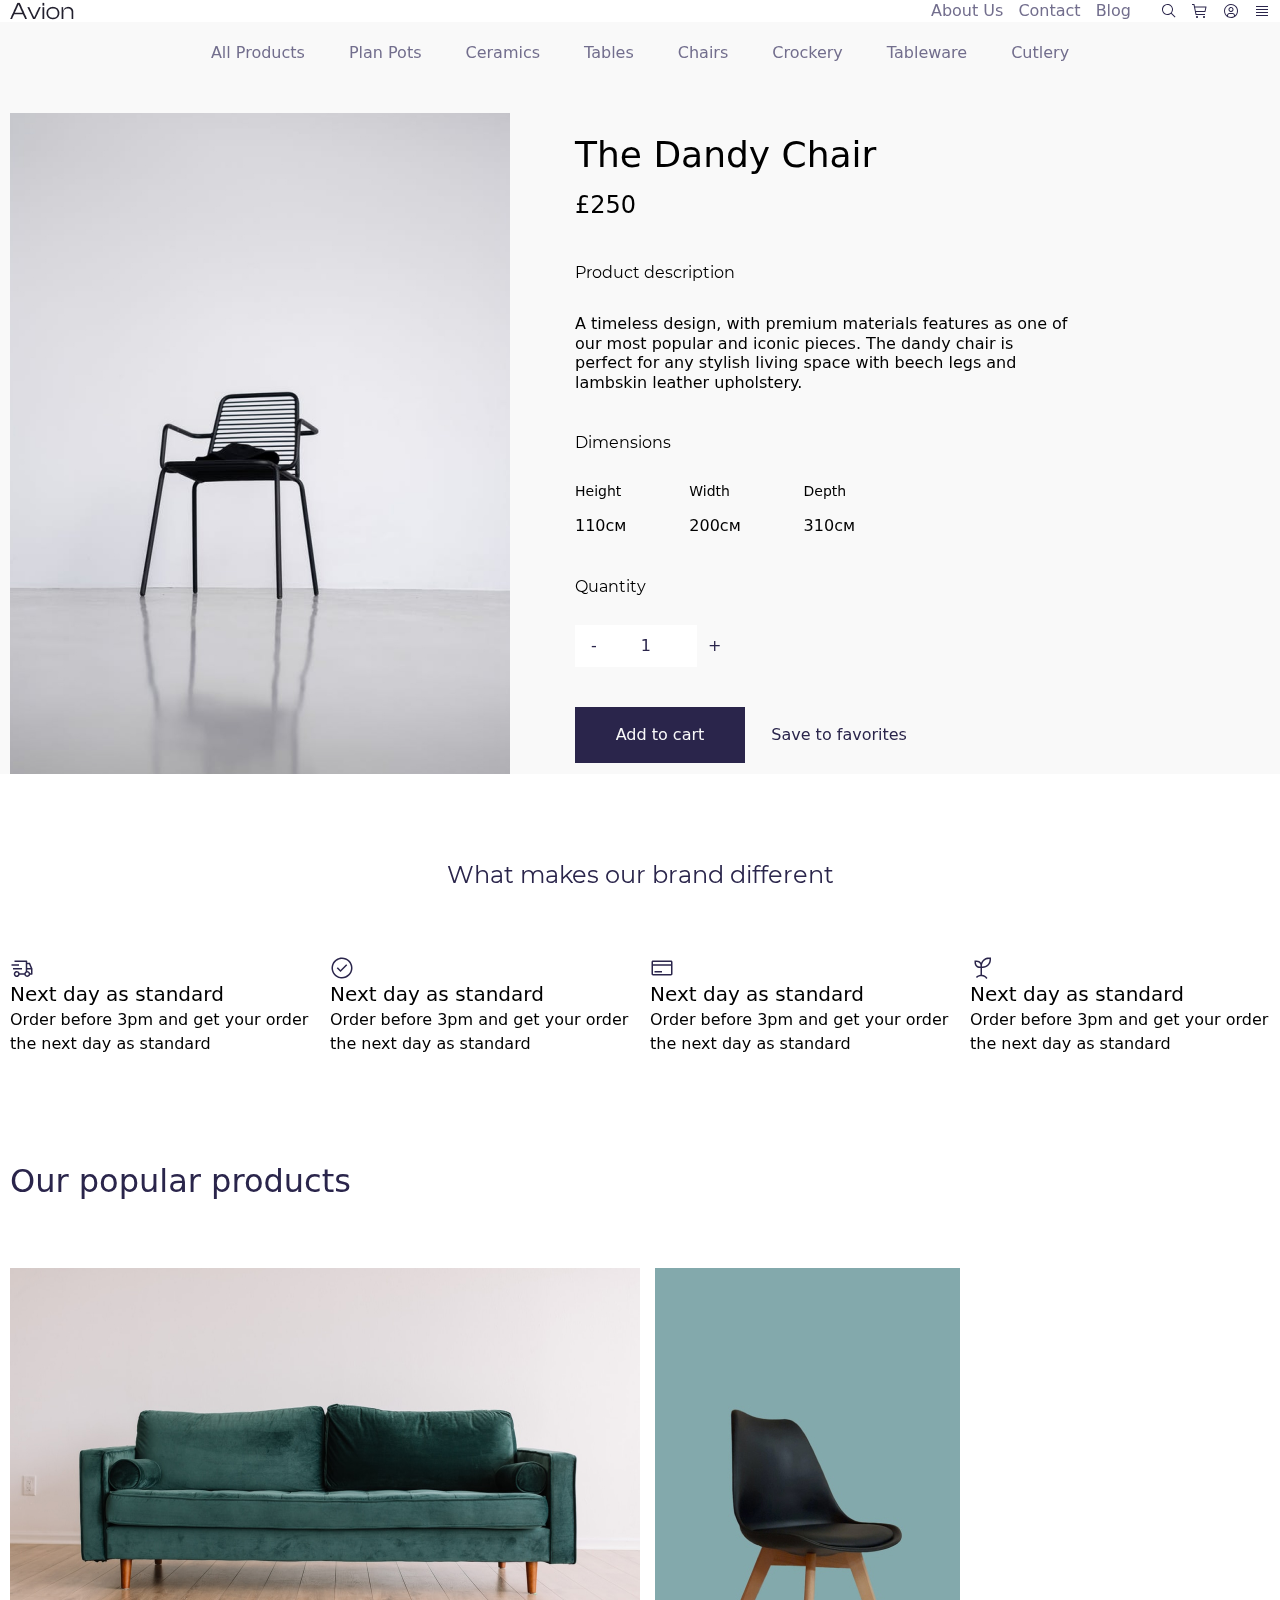
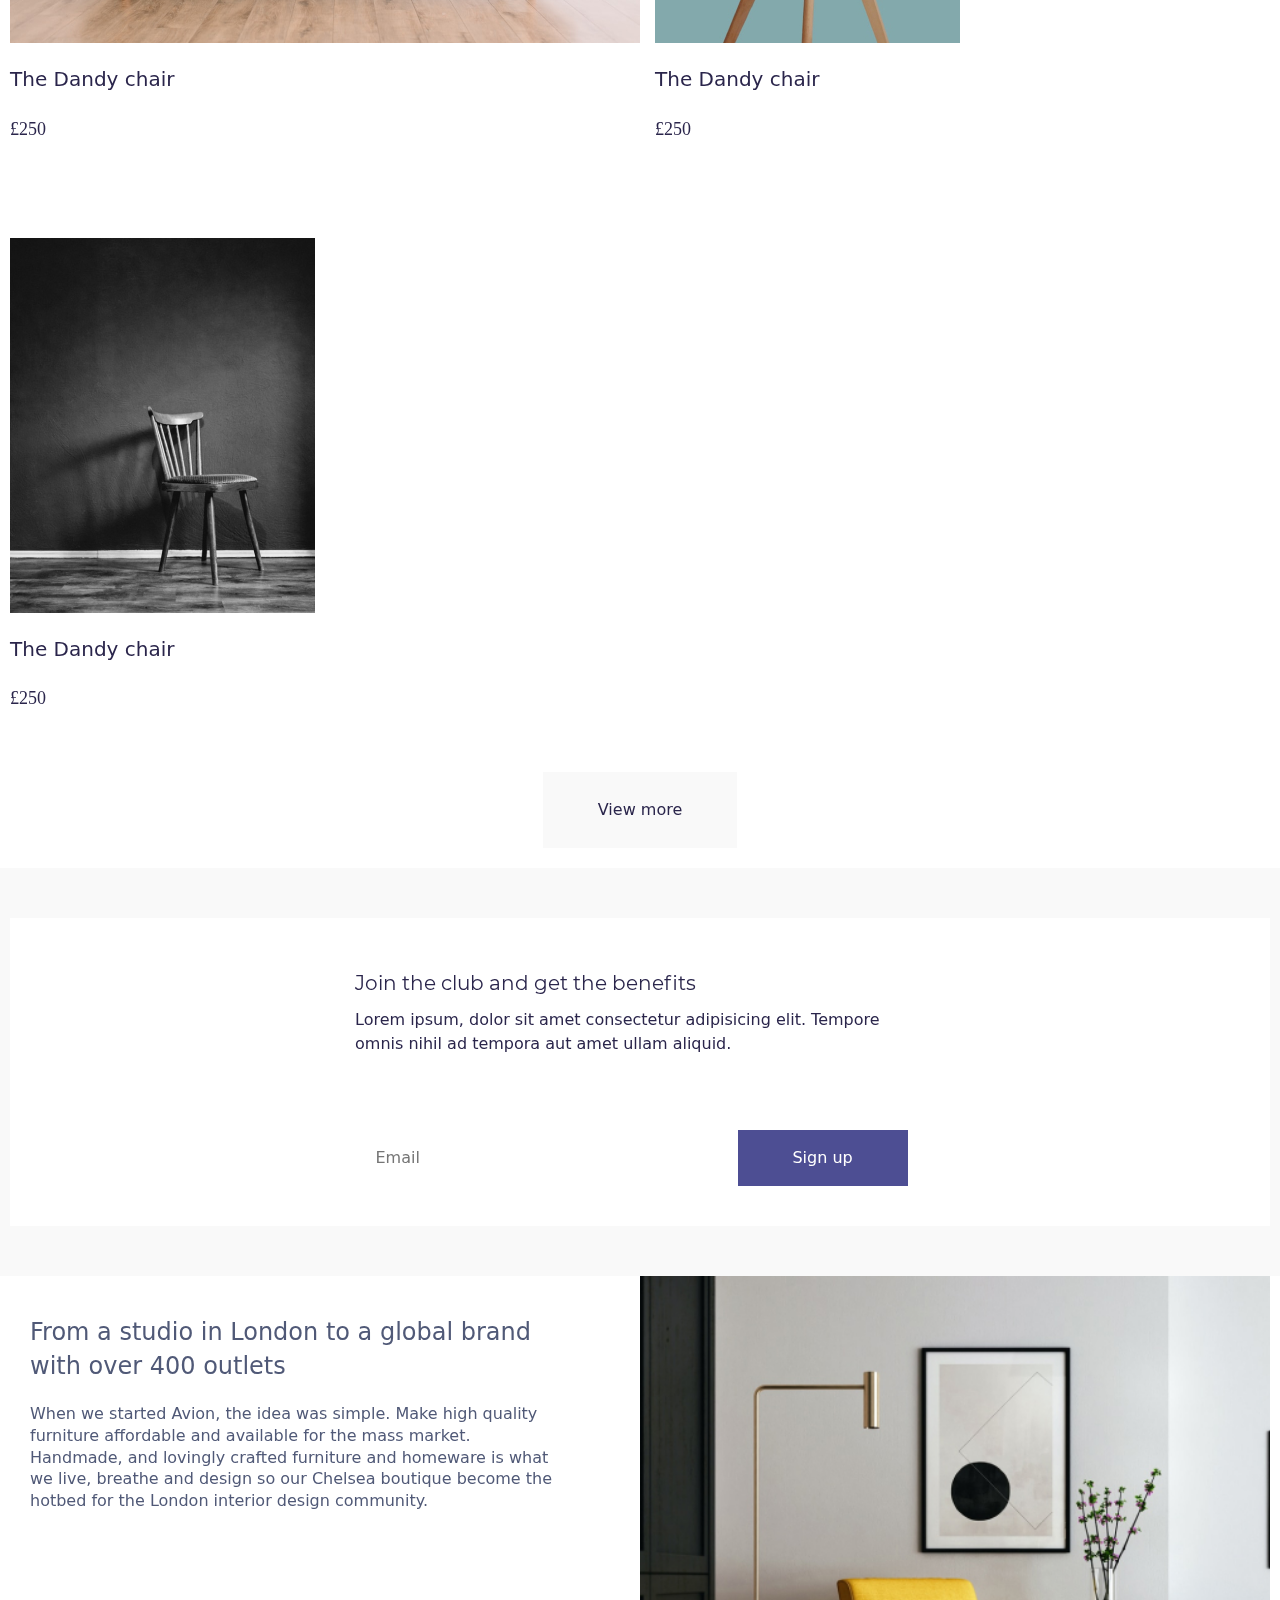
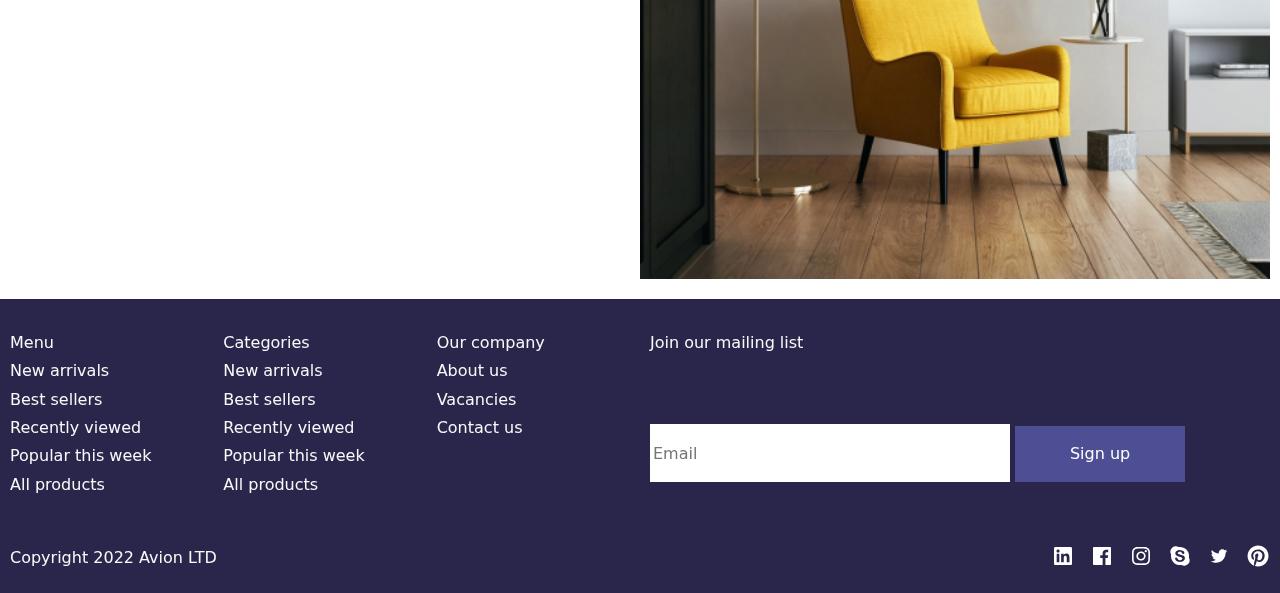
<file: docs/product.html>
<!DOCTYPE html>
<html lang="en" class="page">
  <head>
    <meta charset="UTF-8" />
    <meta name="viewport" content="width=device-width, initial-scale=1.0" />
    <title>Avion</title>
    <link rel="stylesheet" href="./css/_normalize.css">
    <link rel="stylesheet" href="./css/style.css">
    <!-- <link rel="stylesheet" href="./css/main.css" /> -->
  </head>

  <body class="page__body">
    <header class="header">
      <div class="header__top">
        <div class="container header__container header__top-container">
          <a href="./index.html" class="logo">
            <img src="./img/Avion.png" alt="logo.svg" class="logo" />
          </a>
          <div class="header__details">
            <ul class="list-reset header__list">
              <li class="header__item">
                <a href="#" class="header__link">About Us</a>
              </li>
              <li class="header__item">
                <a href="#" class="header__link">Contact</a>
              </li>
              <li class="header__item">
                <a href="#" class="header__link">Blog</a>
              </li>
            </ul>
            <div class="header__buttons">
              <button class="btn-reset header__button" aria-label="Search">
                <svg
                  width="16"
                  height="16"
                  viewBox="0 0 16 16"
                  fill="none"
                  xmlns="http://www.w3.org/2000/svg"
                >
                  <rect
                    width="16"
                    height="16"
                    fill="white"
                    style="mix-blend-mode: multiply"
                  />
                  <path
                    d="M14.5001 13.7929L10.7241 10.0169C11.6314 8.92758 12.0839 7.53038 11.9873 6.11596C11.8908 4.70153 11.2526 3.37879 10.2057 2.42288C9.15867 1.46698 7.78347 0.951515 6.36612 0.983723C4.94877 1.01593 3.5984 1.59333 2.59593 2.59581C1.59345 3.59828 1.01605 4.94865 0.983845 6.366C0.951637 7.78335 1.4671 9.15855 2.423 10.2055C3.37891 11.2525 4.70165 11.8907 6.11608 11.9872C7.5305 12.0838 8.9277 11.6313 10.017 10.7239L13.7931 14.5L14.5001 13.7929ZM2.00012 6.5C2.00012 5.60998 2.26404 4.73995 2.75851 3.99993C3.25297 3.25991 3.95578 2.68313 4.77804 2.34254C5.60031 2.00194 6.50511 1.91283 7.37802 2.08646C8.25094 2.2601 9.05276 2.68868 9.6821 3.31802C10.3114 3.94735 10.74 4.74918 10.9137 5.62209C11.0873 6.495 10.9982 7.3998 10.6576 8.22207C10.317 9.04434 9.7402 9.74714 9.00018 10.2416C8.26016 10.7361 7.39013 11 6.50012 11C5.30705 10.9987 4.16323 10.5241 3.3196 9.68052C2.47597 8.83689 2.00144 7.69306 2.00012 6.5Z"
                    fill="#2A254B"
                  />
                </svg>
              </button>
              <button class="btn-reset header__button" aria-label="Cart">
                <svg
                  width="16"
                  height="16"
                  viewBox="0 0 16 16"
                  fill="none"
                  xmlns="http://www.w3.org/2000/svg"
                >
                  <rect
                    width="16"
                    height="16"
                    fill="white"
                    style="mix-blend-mode: multiply"
                  />
                  <path
                    d="M5 15C5.55228 15 6 14.5523 6 14C6 13.4477 5.55228 13 5 13C4.44772 13 4 13.4477 4 14C4 14.5523 4.44772 15 5 15Z"
                    fill="#2A254B"
                  />
                  <path
                    d="M12 15C12.5523 15 13 14.5523 13 14C13 13.4477 12.5523 13 12 13C11.4477 13 11 13.4477 11 14C11 14.5523 11.4477 15 12 15Z"
                    fill="#2A254B"
                  />
                  <path
                    d="M14 3.50001H2.91L2.5 1.40001C2.47662 1.28537 2.41379 1.18256 2.32243 1.10947C2.23107 1.03639 2.11697 0.997651 2 1.00001H0V2.00001H1.59L3.5 11.6C3.52338 11.7146 3.58621 11.8175 3.67757 11.8905C3.76893 11.9636 3.88303 12.0024 4 12H13V11H4.41L4 9.00001H13C13.1156 9.00284 13.2286 8.96552 13.3197 8.89441C13.4109 8.8233 13.4746 8.7228 13.5 8.61001L14.5 4.11001C14.5168 4.03582 14.5164 3.95879 14.4989 3.88478C14.4814 3.81076 14.4472 3.74172 14.399 3.6829C14.3508 3.62407 14.2898 3.57703 14.2206 3.54534C14.1515 3.51364 14.076 3.49814 14 3.50001ZM12.6 8.00001H3.81L3.11 4.50001H13.375L12.6 8.00001Z"
                    fill="#2A254B"
                  />
                </svg>
              </button>
              <button class="btn-reset header__button" aria-label="Person">
                <svg
                  width="16"
                  height="16"
                  viewBox="0 0 16 16"
                  fill="none"
                  xmlns="http://www.w3.org/2000/svg"
                >
                  <rect
                    width="16"
                    height="16"
                    fill="white"
                    style="mix-blend-mode: multiply"
                  />
                  <path
                    d="M8 4C7.50555 4 7.0222 4.14662 6.61108 4.42133C6.19995 4.69603 5.87952 5.08648 5.6903 5.54329C5.50108 6.00011 5.45158 6.50277 5.54804 6.98773C5.6445 7.47268 5.88261 7.91814 6.23224 8.26777C6.58187 8.6174 7.02733 8.8555 7.51228 8.95196C7.99723 9.04843 8.4999 8.99892 8.95671 8.8097C9.41353 8.62048 9.80397 8.30005 10.0787 7.88893C10.3534 7.4778 10.5 6.99445 10.5 6.5C10.5 5.83696 10.2366 5.20107 9.76777 4.73223C9.29893 4.26339 8.66304 4 8 4ZM8 8C7.70333 8 7.41332 7.91203 7.16665 7.7472C6.91997 7.58238 6.72772 7.34811 6.61418 7.07403C6.50065 6.79994 6.47095 6.49834 6.52882 6.20736C6.5867 5.91639 6.72956 5.64912 6.93934 5.43934C7.14912 5.22956 7.4164 5.0867 7.70737 5.02882C7.99834 4.97094 8.29994 5.00065 8.57403 5.11418C8.84812 5.22771 9.08239 5.41997 9.24721 5.66664C9.41203 5.91332 9.5 6.20333 9.5 6.5C9.49955 6.89769 9.34137 7.27896 9.06017 7.56016C8.77896 7.84137 8.39769 7.99955 8 8Z"
                    fill="#2A254B"
                  />
                  <path
                    d="M8 1C6.61553 1 5.26216 1.41054 4.11101 2.17971C2.95987 2.94888 2.06266 4.04213 1.53285 5.32122C1.00303 6.6003 0.86441 8.00776 1.13451 9.36563C1.4046 10.7235 2.07129 11.9708 3.05026 12.9497C4.02922 13.9287 5.2765 14.5954 6.63437 14.8655C7.99224 15.1356 9.3997 14.997 10.6788 14.4672C11.9579 13.9373 13.0511 13.0401 13.8203 11.889C14.5895 10.7378 15 9.38447 15 8C14.9979 6.14413 14.2597 4.36486 12.9474 3.05256C11.6351 1.74026 9.85588 1.00209 8 1ZM5 13.1882V12.5C5.00044 12.1023 5.15862 11.721 5.43983 11.4398C5.72104 11.1586 6.10231 11.0004 6.5 11H9.5C9.89769 11.0004 10.279 11.1586 10.5602 11.4398C10.8414 11.721 10.9996 12.1023 11 12.5V13.1882C10.0896 13.7199 9.05426 14 8 14C6.94574 14 5.91042 13.7199 5 13.1882ZM11.9963 12.4629C11.9863 11.807 11.7191 11.1813 11.2521 10.7206C10.7852 10.2599 10.156 10.0011 9.5 10H6.5C5.84405 10.0011 5.2148 10.2599 4.74786 10.7206C4.28093 11.1813 4.01369 11.807 4.00375 12.4629C3.09703 11.6533 2.45762 10.5873 2.17017 9.40623C1.88272 8.22513 1.9608 6.98457 2.39407 5.84883C2.82734 4.71309 3.59536 3.73573 4.59644 3.04618C5.59751 2.35663 6.78442 1.98741 8 1.98741C9.21558 1.98741 10.4025 2.35663 11.4036 3.04618C12.4046 3.73573 13.1727 4.71309 13.6059 5.84883C14.0392 6.98457 14.1173 8.22513 13.8298 9.40623C13.5424 10.5873 12.903 11.6533 11.9963 12.4629Z"
                    fill="#2A254B"
                  />
                </svg>
              </button>
                  <button class="btn-reset burger">
                <span class="burger__line"></span>
                <span class="burger__line"></span>
                <span class="burger__line"></span>
                <span class="burger__line"></span>
              </button>
            </div>
          </div>
        </div>
      </div>
      <div class="header__bottom">
        <div class="container header__container header__bottom-container">
          <nav class="nav">
            <ul class="list-reset nav__list">
              <li class="nav__item">
                <a href="#" class="nav__link">All Products</a>
              </li>
              <li class="nav__item">
                <a href="#" class="nav__link">Plan Pots</a>
              </li>
              <li class="nav__item">
                <a href="#" class="nav__link">Ceramics</a>
              </li>
              <li class="nav__item">
                <a href="#" class="nav__link">Tables</a>
              </li>
              <li class="nav__item">
                <a href="#" class="nav__link">Chairs</a>
              </li>
              <li class="nav__item">
                <a href="#" class="nav__link">Crockery</a>
              </li>
              <li class="nav__item">
                <a href="#" class="nav__link">Tableware</a>
              </li>
              <li class="nav__item">
                <a href="#" class="nav__link">Cutlery</a>
              </li>
            </ul>
          </nav>
        </div>
      </div>
    </header>
    <section class="info">
      <div class="container">
        <div class="info__content">
          <div class="info__image">
            <img
              src="./img/pi.jpg"
              srcset="./img/pi2x.jpg"
              alt="img/pi.jpg"
              aria-hidden
              class="info"
              width="607"
              height="661"
            />
          </div>
          <div class="info__text">
            <div class="info__top">
              <h1 class="info__title">The Dandy Chair</h1>
              <div class="info__price">&pound;250</div>
            </div>
            <div class="info__item">
              <h2 class="info__subtitle">Product description</h2>
              <p class="info__descr">A timeless design, with premium materials features as one of our most popular and iconic pieces. The dandy chair is perfect for any stylish living space with beech legs and lambskin leather upholstery.</p>
            </div>
            <div class="info__item">
              <h2 class="info__subtitle">Dimensions</h2>
              <dl class="info__chars">
                <div class="info__chars-item">
                  <dt class="info__chars-caption">Height</dt>
                  <dd class="info__chars-text">110см</dd>
                </div>
                <div class="info__chars-item">
                  <dt class="info__chars-caption">Width</dt>
                  <dd class="info__chars-text">200см</dd>
                </div>
                <div class="info__chars-item">
                  <dt class="info__chars-caption">Depth</dt>
                  <dd class="info__chars-text">310см</dd>
                </div>
              </dl>
            </div>
            <div class="info__item">
              <h2 class="info__subtitle">Quantity</h2>
              <div class="stepper">
                <button
                  class="btn-reset stepper__btn  stepper__btn--minus"
                  aria-label="Decrease quantity"
                >-</button>
                <input type="number" value="1" min="1" max="109" class="stepper__input" />
                <button
                  class="btn-reset stepper__btn stepper__btn--plus"
                  aria-label="Increase quantity"
                >+</button>
              </div>
            </div>
            <div class="info__btns">
              <button class="btn btn--darker">Add to cart</button>
              <button class="btn btn--light">Save to favorites</button>

            </div>
          </div>
        </div>
      </div>
    </section>

    <section class="benefit">
      <div class="container">
        <h3 class="benefit__title">What makes our brand different</h3>
        <ul class="list-reset benefit__list">
          <li class="benefit__item benefit__item--next">
            <img
              src="./svg/delivery.svg"
              alt="/svg/delivery.svg"
              class="benefit__image"
            />
            <h5 class="benefit__subtitle">Next day as standard</h5>
            <p class="benefit__descr">
              Order before 3pm and get your order the next day as standard
            </p>
          </li>
          <li class="benefit__item benefit__item--next">
            <img
              src="./svg/Checkmark--outline.svg"
              alt="/svg/Checkmark--outline.svg"
              class="benefit__image"
            />
            <h5 class="benefit__subtitle">Next day as standard</h5>
            <p class="benefit__descr">
              Order before 3pm and get your order the next day as standard
            </p>
          </li>
          <li class="benefit__item benefit__item--next">
            <img
              src="./svg/Purchase.svg"
              alt="/svg/Purchase.svg"
              class="benefit__image"
            />
            <h5 class="benefit__subtitle">Next day as standard</h5>
            <p class="benefit__descr">
              Order before 3pm and get your order the next day as standard
            </p>
          </li>
          <li class="benefit__item benefit__item--next">
            <img
              src="./svg/Sprout.svg"
              alt="/svg/Sprout.svg"
              class="benefit__image"
            />
            <h5 class="benefit__subtitle">Next day as standard</h5>
            <p class="benefit__descr">
              Order before 3pm and get your order the next day as standard
            </p>
          </li>
        </ul>
      </div>
    </section>

    <section class="products-popular">
      <div class="container">
        <h2 class="products__title">Our popular products</h2>
        <ul class="list-reset products__item">
          <article class="products__item--big">
            <div class="product__image">
              <img
                src="./img/p5.jpg"
                alt="/img/p5.jpg"
                aria-hidden="true"
                width="630"
                height="375"
                loading="lazy"
              />
            </div>
            <div class="product__content">
              <h5 class="product__title">
                <a href="#" class="product__link">The Dandy chair</a>
              </h5>
              <span class="product__price">&pound;250</span>
            </div>
          </article>
          <article class="product">
            <div class="product__image">
              <img
                src="./img/p1.jpg"
                alt="/img/p1.jpg"
                aria-hidden="true"
                width="305"
                height="375"
                loading="lazy"
              />
            </div>
            <div class="product__content">
              <h5 class="product__title">
                <a href="#" class="product__link">The Dandy chair</a>
              </h5>
              <span class="product__price">&pound;250</span>
            </div>
          </article>
          <!-- <article class="product">
              <div class="product__image">
                <img src="/img/p3.jpg" alt="/img/p2.jpg" aria-hidden="true" width="305" height="375" loading="lazy">
              </div>
              <div class="product__content">
                <h5 class="product__title">
                  <a href="#" class="product__link">The Silky Vase</a>
                </h5>
                <span class="product__price">&pound;125</span>
              </div>
            </article> -->
          <article class="product">
            <div class="product__image">
              <img
                src="./img/p6.jpg"
                alt="/img/p1.jpg"
                aria-hidden="true"
                width="305"
                height="375"
                loading="lazy"
              />
            </div>
            <div class="product__content">
              <h5 class="product__title">
                <a href="#" class="product__link">The Dandy chair</a>
              </h5>
              <span class="product__price">&pound;250</span>
            </div>
          </article>
        </ul>
        <div class="centered">
          <a href="" class="btn products__btn">View more</a>
        </div>
      </div>
    </section>
    <section class="news-letter">
      <div class="container">
        <div class="news-letter__content">
          <h2 class="news-letter__title">Join the club and get the benefits</h2>
          <p class="news-letter__descr">
            Lorem ipsum, dolor sit amet consectetur adipisicing elit. Tempore
            omnis nihil ad tempora aut amet ullam aliquid.
          </p>
          <form action="#" method="POST" class="form news-letter__form">
            <input
              type="email"
              name="email"
              class="form__input"
              placeholder="Email"
            />
            <button class="btn btn-darker form__btn" type="submit">
              Sign up
            </button>
          </form>
        </div>

      </div>
    </section>
    <section class="about container">
      <!-- <div class="container"> -->
      <div class="about__info">
        <div class="about__content">
          <h2 class="about__title">
            From a studio in London to a global brand with over 400 outlets
          </h2>
          <p class="about__descr">
            When we started Avion, the idea was simple. Make high quality
            furniture affordable and available for the mass market. Handmade,
            and lovingly crafted furniture and homeware is what we live, breathe
            and design so our Chelsea boutique become the hotbed for the London
            interior design community.
          </p>
        </div>
      </div>
      <div class="about__image">
        <img
          src="./img/a1.jpg"
          alt=""
          alt="/img/p5.jpg"
          aria-hidden="true"
          width="750"
          height="603"
          loading="lazy"
        />
      </div>
      <!-- </div> -->
    </section>
    <footer class="footer">
      <div class="container">
        <div class="footer__top grid">
          <div class="footer__column">
            <h2 class="footer__title--light-grey">Menu</h2>
            <ul class="list-reset footer__list">
              <li class="footer__item">
                <a href="#" class="footer__link--light-grey">New arrivals</a>
              </li>
              <li class="footer__item">
                <a href="#" class="footer__link--light-grey">Best sellers</a>
              </li>
              <li class="footer__item">
                <a href="#" class="footer__link--light-grey">Recently viewed</a>
              </li>
              <li class="footer__item">
                <a href="#" class="footer__link--light-grey"
                  >Popular this week</a
                >
              </li>
              <li class="footer__item">
                <a href="#" class="footer__link--light-grey">All products</a>
              </li>
            </ul>
          </div>
          <div class="footer__column">
            <h2 class="footer__title--light-grey">Categories</h2>
            <ul class="list-reset footer__list">
              <li class="footer__item">
                <a href="#" class="footer__link--light-grey">New arrivals</a>
              </li>
              <li class="footer__item">
                <a href="#" class="footer__link--light-grey">Best sellers</a>
              </li>
              <li class="footer__item">
                <a href="#" class="footer__link--light-grey">Recently viewed</a>
              </li>
              <li class="footer__item">
                <a href="#" class="footer__link--light-grey"
                  >Popular this week</a
                >
              </li>
              <li class="footer__item">
                <a href="#" class="footer__link--light-grey">All products</a>
              </li>
            </ul>
          </div>
          <div class="footer__column">
            <h2 class="footer__title--light-grey">Our company</h2>
            <ul class="list-reset footer__list">
              <li class="footer__item">
                <a href="#" class="footer__link--light-grey">About us</a>
              </li>
              <li class="footer__item">
                <a href="#" class="footer__link--light-grey">Vacancies</a>
              </li>
              <li class="footer__item">
                <a href="#" class="footer__link--light-grey">Contact us</a>
              </li>
            </ul>
          </div>
          <div class="footer__column footer__column--big">
            <h2 class="footer__title--light-grey">Join our mailing list</h2>
            <form action="#" method="POST" class="form news-letter__form">
              <input
                type="email"
                name="email"
                class="form__input"
                placeholder="Email"
              />
              <button class="btn btn-darker form__btn" type="submit">
                Sign up
              </button>
            </form>
          </div>
        </div>
        <div class="footer__bottom">
          <div class="footer__copyright--light-grey">
            Copyright 2022 Avion LTD
          </div>
          <ul class="list-reset social">
            <!-- <li class="social__item">
              <a href="#" class="social__link">
                <svg
                  width="24"
                  height="24"
                  viewBox="0 0 24 24"
                  fill="none"
                  xmlns="http://www.w3.org/2000/svg"
                >
                  <rect
                    width="24"
                    height="24"
                    fill="white"
                    style="mix-blend-mode: multiply"
                  />
                  <path
                    d="M19.65 3H4.35C3.6 3 3 3.6 3 4.275V19.65C3 20.325 3.6 20.925 4.35 20.925H19.65C20.4 20.925 21 20.325 21 19.65V4.275C21 3.6 20.4 3 19.65 3ZM8.325 18.3H5.7V9.75H8.325V18.3ZM7.05 8.55C6.225 8.55 5.475 7.875 5.475 6.975C5.475 6.075 6.15 5.4 7.05 5.4C7.875 5.4 8.625 6.075 8.625 6.975C8.625 7.875 7.875 8.55 7.05 8.55ZM18.375 18.225H15.75V14.025C15.75 13.05 15.75 11.7 14.325 11.7C12.9 11.7 12.75 12.825 12.75 13.875V18.15H10.125V9.75H12.6V10.875H12.675C13.05 10.2 13.95 9.45 15.225 9.45C17.925 9.45 18.45 11.25 18.45 13.575V18.225H18.375Z"
                    fill="white"
                  />
                </svg>
              </a>
            </li> -->
            <li class="social__item">
              <a href="#" class="social__link">
                <svg
                  width="24"
                  height="24"
                  viewBox="0 0 24 24"
                  fill="none"
                  xmlns="http://www.w3.org/2000/svg"
                >
                  <rect
                    width="24"
                    height="24"
                    fill="white"
                    style="mix-blend-mode: multiply"
                  />
                  <path
                    d="M19.65 3H4.35C3.6 3 3 3.6 3 4.275V19.65C3 20.325 3.6 20.925 4.35 20.925H19.65C20.4 20.925 21 20.325 21 19.65V4.275C21 3.6 20.4 3 19.65 3ZM8.325 18.3H5.7V9.75H8.325V18.3ZM7.05 8.55C6.225 8.55 5.475 7.875 5.475 6.975C5.475 6.075 6.15 5.4 7.05 5.4C7.875 5.4 8.625 6.075 8.625 6.975C8.625 7.875 7.875 8.55 7.05 8.55ZM18.375 18.225H15.75V14.025C15.75 13.05 15.75 11.7 14.325 11.7C12.9 11.7 12.75 12.825 12.75 13.875V18.15H10.125V9.75H12.6V10.875H12.675C13.05 10.2 13.95 9.45 15.225 9.45C17.925 9.45 18.45 11.25 18.45 13.575V18.225H18.375Z"
                    fill="white"
                  />
                </svg>
              </a>
            </li>
            <li class="social__item">
              <a href="#" class="social__link">
                <svg
                  width="24"
                  height="24"
                  viewBox="0 0 24 24"
                  fill="none"
                  xmlns="http://www.w3.org/2000/svg"
                >
                  <rect
                    width="24"
                    height="24"
                    fill="white"
                    style="mix-blend-mode: multiply"
                  />
                  <path
                    d="M20.0025 3H3.9975C3.73355 3.00196 3.48097 3.10769 3.29433 3.29433C3.10769 3.48097 3.00196 3.73355 3 3.9975V20.0025C3.00196 20.2664 3.10769 20.519 3.29433 20.7057C3.48097 20.8923 3.73355 20.998 3.9975 21H12.615V14.04H10.275V11.3175H12.615V9.315C12.615 6.99 14.0325 5.7225 16.1175 5.7225C16.815 5.7225 17.5125 5.7225 18.21 5.8275V8.25H16.7775C15.645 8.25 15.4275 8.79 15.4275 9.5775V11.31H18.1275L17.775 14.0325H15.4275V21H20.0025C20.2664 20.998 20.519 20.8923 20.7057 20.7057C20.8923 20.519 20.998 20.2664 21 20.0025V3.9975C20.998 3.73355 20.8923 3.48097 20.7057 3.29433C20.519 3.10769 20.2664 3.00196 20.0025 3Z"
                    fill="white"
                  />
                </svg>
              </a>
            </li>
            <li class="social__item">
              <a href="#" class="social__link">
                <svg
                  width="24"
                  height="24"
                  viewBox="0 0 24 24"
                  fill="none"
                  xmlns="http://www.w3.org/2000/svg"
                >
                  <rect
                    width="24"
                    height="24"
                    fill="white"
                    style="mix-blend-mode: multiply"
                  />
                  <path
                    d="M16.8042 8.2758C17.4007 8.2758 17.8842 7.79227 17.8842 7.1958C17.8842 6.59933 17.4007 6.1158 16.8042 6.1158C16.2077 6.1158 15.7242 6.59933 15.7242 7.1958C15.7242 7.79227 16.2077 8.2758 16.8042 8.2758Z"
                    fill="white"
                  />
                  <path
                    d="M12 7.37835C11.0859 7.37835 10.1924 7.64941 9.43235 8.15724C8.67232 8.66507 8.07995 9.38688 7.73015 10.2314C7.38035 11.0759 7.28883 12.0051 7.46715 12.9016C7.64548 13.7982 8.08565 14.6217 8.732 15.268C9.37835 15.9144 10.2018 16.3545 11.0984 16.5328C11.9949 16.7112 12.9241 16.6196 13.7686 16.2698C14.6131 15.92 15.3349 15.3277 15.8428 14.5677C16.3506 13.8076 16.6217 12.9141 16.6217 12C16.6217 10.7743 16.1347 9.59873 15.268 8.732C14.4013 7.86527 13.2257 7.37835 12 7.37835ZM12 15C11.4067 15 10.8266 14.8241 10.3333 14.4944C9.83994 14.1648 9.45542 13.6962 9.22836 13.1481C9.0013 12.5999 8.94189 11.9967 9.05764 11.4147C9.1734 10.8328 9.45912 10.2982 9.87868 9.87868C10.2982 9.45912 10.8328 9.1734 11.4147 9.05764C11.9967 8.94189 12.5999 9.0013 13.1481 9.22836C13.6962 9.45542 14.1648 9.83994 14.4944 10.3333C14.8241 10.8266 15 11.4067 15 12C15 12.7956 14.6839 13.5587 14.1213 14.1213C13.5587 14.6839 12.7956 15 12 15Z"
                    fill="white"
                  />
                  <path
                    d="M12 4.62165C14.4031 4.62165 14.6878 4.6308 15.6368 4.67415C16.2075 4.68094 16.7728 4.78577 17.308 4.98405C17.6961 5.13381 18.0486 5.36316 18.3428 5.65732C18.6369 5.95149 18.8663 6.30398 19.016 6.6921C19.2143 7.22731 19.3191 7.79261 19.3259 8.36333C19.3692 9.3123 19.3784 9.597 19.3784 12.0001C19.3784 14.4031 19.3693 14.6878 19.3259 15.6368C19.3191 16.2075 19.2143 16.7728 19.016 17.3081C18.8663 17.6962 18.6369 18.0487 18.3428 18.3428C18.0486 18.637 17.6961 18.8663 17.308 19.0161C16.7728 19.2144 16.2075 19.3192 15.6368 19.326C14.6879 19.3693 14.4033 19.3785 12 19.3785C9.5967 19.3785 9.31215 19.3694 8.36325 19.326C7.79253 19.3192 7.22723 19.2144 6.69202 19.0161C6.3039 18.8663 5.95142 18.637 5.65725 18.3428C5.36308 18.0487 5.13374 17.6962 4.98397 17.3081C4.78569 16.7728 4.68087 16.2075 4.67408 15.6368C4.6308 14.6878 4.62157 14.4031 4.62157 12.0001C4.62157 9.597 4.63072 9.3123 4.67408 8.36333C4.68087 7.79261 4.78569 7.22731 4.98397 6.6921C5.13373 6.30396 5.36307 5.95146 5.65724 5.65728C5.95141 5.3631 6.30389 5.13375 6.69202 4.98397C7.22723 4.78569 7.79253 4.68087 8.36325 4.67408C9.31222 4.6308 9.59693 4.62165 12 4.62165ZM12 3C9.55575 3 9.24922 3.01035 8.2893 3.05415C7.54279 3.06914 6.80422 3.21059 6.105 3.4725C5.50705 3.70374 4.96401 4.05735 4.51068 4.51068C4.05735 4.96401 3.70374 5.50705 3.4725 6.105C3.21055 6.80434 3.06909 7.54304 3.05415 8.28968C3.01035 9.24923 3 9.55575 3 12C3 14.4443 3.01035 14.7508 3.05415 15.7107C3.0691 16.4573 3.21056 17.196 3.4725 17.8954C3.70374 18.4933 4.05735 19.0364 4.51068 19.4897C4.96401 19.943 5.50705 20.2966 6.105 20.5279C6.80434 20.7898 7.54304 20.9313 8.28968 20.9462C9.24923 20.9897 9.55575 21 12 21C14.4443 21 14.7508 20.9896 15.7107 20.9459C16.4573 20.9309 17.196 20.7894 17.8954 20.5275C18.4933 20.2963 19.0364 19.9426 19.4897 19.4893C19.943 19.036 20.2966 18.493 20.5279 17.895C20.7898 17.1957 20.9313 16.457 20.9462 15.7103C20.9897 14.7508 21 14.4443 21 12C21 9.55575 20.9896 9.24922 20.9459 8.2893C20.9309 7.54279 20.7894 6.80422 20.5275 6.105C20.2962 5.50712 19.9426 4.96415 19.4893 4.51089C19.0359 4.05763 18.4929 3.70407 17.895 3.47287C17.1957 3.21093 16.457 3.06948 15.7103 3.05453C14.7508 3.01035 14.4443 3 12 3Z"
                    fill="white"
                  />
                </svg>
              </a>
            </li>
            <li class="social__item">
              <a href="#" class="social__link">
                <svg
                  width="24"
                  height="24"
                  viewBox="0 0 24 24"
                  fill="none"
                  xmlns="http://www.w3.org/2000/svg"
                >
                  <rect
                    width="24"
                    height="24"
                    fill="white"
                    style="mix-blend-mode: multiply"
                  />
                  <path
                    d="M20.9321 13.4102C21.0078 12.944 21.0454 12.4724 21.0446 12.0002C21.0446 9.60129 20.0917 7.30066 18.3954 5.60439C16.6992 3.90813 14.3985 2.95517 11.9996 2.95517C11.5274 2.95444 11.0558 2.99207 10.5896 3.06768C9.5442 2.44143 8.3195 2.18241 7.11002 2.33174C5.90054 2.48107 4.77563 3.0302 3.9139 3.89193C3.05218 4.75365 2.50305 5.87857 2.35371 7.08805C2.20438 8.29753 2.4634 9.52223 3.08965 10.5677C3.00527 11.0406 2.96012 11.5198 2.95465 12.0002C2.95465 14.3991 3.9076 16.6997 5.60387 18.396C7.30013 20.0922 9.60076 21.0452 11.9996 21.0452C12.4719 21.0459 12.9435 21.0083 13.4096 20.9327C14.4551 21.5589 15.6798 21.8179 16.8893 21.6686C18.0987 21.5193 19.2237 20.9701 20.0854 20.1084C20.9471 19.2467 21.4962 18.1218 21.6456 16.9123C21.7949 15.7028 21.5359 14.4781 20.9096 13.4327L20.9321 13.4102ZM16.2971 16.1102C15.8738 16.6955 15.2904 17.146 14.6171 17.4077C13.7864 17.7337 12.8993 17.8917 12.0071 17.8727C10.9687 17.9161 9.93554 17.7023 8.99965 17.2502C8.45401 16.9569 7.9861 16.5378 7.63465 16.0277C7.31271 15.5919 7.12974 15.0691 7.10965 14.5277C7.10886 14.3872 7.13709 14.2481 7.19259 14.119C7.24808 13.9899 7.32964 13.8737 7.43215 13.7777C7.65931 13.5843 7.95174 13.4851 8.24965 13.5002C8.49861 13.4955 8.74092 13.5807 8.93215 13.7402C9.14146 13.936 9.3031 14.1772 9.40465 14.4452C9.53477 14.7584 9.70088 15.0554 9.89965 15.3302C10.0977 15.5839 10.3554 15.7848 10.6496 15.9152C11.0494 16.0867 11.4826 16.1661 11.9171 16.1477C12.5361 16.1777 13.1492 16.0152 13.6721 15.6827C13.8728 15.5651 14.0397 15.3977 14.1567 15.1966C14.2736 14.9956 14.3367 14.7677 14.3396 14.5352C14.3461 14.3723 14.3181 14.2099 14.2573 14.0587C14.1966 13.9075 14.1045 13.7708 13.9871 13.6577C13.7201 13.4116 13.399 13.2318 13.0496 13.1327C12.6596 13.0052 12.1421 12.8777 11.4896 12.7352C10.7403 12.5607 10.0094 12.3146 9.30715 12.0002C8.75457 11.7737 8.26732 11.4128 7.88965 10.9502C7.53144 10.4734 7.34628 9.88877 7.36465 9.29268C7.35859 8.68668 7.55379 8.0958 7.91965 7.61267C8.33754 7.09349 8.89405 6.7034 9.52465 6.48767C10.322 6.22284 11.1599 6.10096 11.9996 6.12768C12.6567 6.11605 13.3117 6.20457 13.9421 6.39018C14.4369 6.53708 14.9016 6.77071 15.3146 7.08017C15.6397 7.3243 15.9104 7.63334 16.1096 7.98767C16.2718 8.2739 16.3595 8.59626 16.3646 8.92518C16.3637 9.06539 16.3347 9.20399 16.2793 9.3328C16.2239 9.46161 16.1433 9.57803 16.0421 9.67518C15.9401 9.78577 15.8159 9.87364 15.6776 9.93308C15.5394 9.99252 15.3901 10.0222 15.2396 10.0202C14.9984 10.0389 14.7592 9.9637 14.5721 9.81018C14.3753 9.62055 14.2107 9.40017 14.0846 9.15768C13.8989 8.77542 13.6298 8.43969 13.2971 8.17517C12.8606 7.90304 12.3468 7.78183 11.8346 7.83017C11.309 7.80801 10.7881 7.93824 10.3346 8.20517C10.1699 8.29312 10.0309 8.42227 9.93096 8.58C9.83106 8.73774 9.77376 8.91869 9.76465 9.10518C9.75871 9.30894 9.82514 9.50822 9.95215 9.66768C10.1017 9.84099 10.2856 9.98144 10.4921 10.0802C10.7121 10.194 10.9434 10.2845 11.1821 10.3502C11.4221 10.4177 11.8121 10.5152 12.3596 10.6427C13.0496 10.7927 13.6646 10.9577 14.2271 11.1377C14.7303 11.291 15.2098 11.5131 15.6521 11.7977C16.038 12.0417 16.3554 12.3798 16.5746 12.7802C16.7975 13.2369 16.9008 13.7427 16.8746 14.2502C16.8814 14.9153 16.6794 15.5658 16.2971 16.1102Z"
                    fill="white"
                  />
                </svg>
              </a>
            </li>
            <li class="social__item">
              <a href="#" class="social__link">
                <svg
                  width="24"
                  height="24"
                  viewBox="0 0 24 24"
                  fill="none"
                  xmlns="http://www.w3.org/2000/svg"
                >
                  <rect
                    width="24"
                    height="24"
                    fill="white"
                    style="mix-blend-mode: multiply"
                  />
                  <path
                    d="M8.94 18.705C10.2069 18.713 11.4627 18.4693 12.6346 17.9882C13.8066 17.507 14.8714 16.798 15.7672 15.9022C16.663 15.0064 17.3721 13.9416 17.8532 12.7696C18.3343 11.5977 18.578 10.3418 18.57 9.07499C18.57 8.92499 18.57 8.78249 18.57 8.63249C19.2267 8.15136 19.7951 7.56012 20.25 6.88499C19.6316 7.15544 18.9773 7.3348 18.3075 7.41749C19.0177 6.99432 19.5506 6.32824 19.8075 5.54249C19.1456 5.93957 18.4199 6.21871 17.6625 6.36749C17.1524 5.82401 16.4775 5.46378 15.7421 5.34253C15.0067 5.22128 14.2518 5.34576 13.5943 5.69673C12.9368 6.04769 12.4132 6.60557 12.1047 7.28405C11.7962 7.96252 11.7198 8.72376 11.8875 9.44999C10.542 9.38395 9.22553 9.03525 8.02377 8.42662C6.822 7.81798 5.7619 6.96305 4.9125 5.91749C4.48419 6.66087 4.35437 7.53923 4.54932 8.37473C4.74427 9.21023 5.24942 9.94043 5.9625 10.4175C5.43646 10.3972 4.92259 10.2533 4.4625 9.99749V10.035C4.45783 10.8119 4.71954 11.5669 5.20403 12.1742C5.68851 12.7815 6.3665 13.2044 7.125 13.3725C6.63573 13.5041 6.12322 13.5246 5.625 13.4325C5.84459 14.095 6.26376 14.6734 6.82503 15.0883C7.38631 15.5032 8.06219 15.7344 8.76 15.75C7.56691 16.7104 6.08407 17.239 4.5525 17.25C4.28396 17.2422 4.01606 17.2197 3.75 17.1825C5.30022 18.1702 7.1019 18.6909 8.94 18.6825"
                    fill="white"
                  />
                </svg>
              </a>
            </li>
            <li class="social__item">
              <a href="#" class="social__link">
                <svg
                  width="24"
                  height="24"
                  viewBox="0 0 24 24"
                  fill="none"
                  xmlns="http://www.w3.org/2000/svg"
                >
                  <rect
                    width="24"
                    height="24"
                    fill="white"
                    style="mix-blend-mode: multiply"
                  />
                  <path
                    d="M11.9998 1.5C9.56549 1.51658 7.21257 2.37849 5.34356 3.93828C3.47455 5.49807 2.20559 7.65882 1.75375 10.0509C1.30192 12.443 1.69529 14.9177 2.86657 17.0518C4.03785 19.1858 5.91426 20.8466 8.1748 21.75C8.02287 20.7558 8.02287 19.7442 8.1748 18.75L9.4123 13.5C9.21646 13.0245 9.11949 12.5142 9.1273 12C9.1273 10.545 9.9748 9.45 11.0248 9.45C11.215 9.44714 11.4036 9.48543 11.5776 9.56224C11.7517 9.63906 11.9071 9.75258 12.0331 9.89504C12.1592 10.0375 12.253 10.2055 12.3081 10.3876C12.3632 10.5697 12.3783 10.7615 12.3523 10.95C12.3523 11.85 11.7823 13.2 11.4823 14.445C11.4177 14.6772 11.4101 14.9215 11.4599 15.1573C11.5098 15.3931 11.6157 15.6133 11.7688 15.7995C11.9218 15.9857 12.1175 16.1322 12.3391 16.2267C12.5608 16.3212 12.802 16.361 13.0423 16.3425C14.9023 16.3425 16.3423 14.37 16.3423 11.535C16.361 10.9589 16.2594 10.3853 16.044 9.85061C15.8287 9.31598 15.5042 8.8321 15.0914 8.42986C14.6786 8.02762 14.1864 7.71584 13.6464 7.51442C13.1063 7.31299 12.5302 7.22634 11.9548 7.26C11.3405 7.23361 10.7272 7.33216 10.152 7.54966C9.5769 7.76717 9.05188 8.09912 8.60875 8.52542C8.16563 8.95172 7.81361 9.46351 7.57401 10.0298C7.33441 10.5961 7.21221 11.2051 7.2148 11.82C7.20646 12.6766 7.46895 13.5139 7.9648 14.2125C8.00086 14.2526 8.02654 14.3009 8.03962 14.3532C8.05269 14.4055 8.05275 14.4602 8.0398 14.5125C7.9573 14.8425 7.7773 15.5625 7.7473 15.705C7.7173 15.8475 7.5898 15.9375 7.3948 15.8475C6.0823 15.2325 5.2648 13.32 5.2648 11.775C5.2648 8.4675 7.6723 5.4225 12.2023 5.4225C15.8398 5.4225 18.6748 8.0175 18.6748 11.49C18.6748 15.105 16.4248 18.015 13.2223 18.015C12.7528 18.0313 12.2867 17.9301 11.8662 17.7206C11.4458 17.511 11.0844 17.1997 10.8148 16.815L10.1623 19.3125C9.84951 20.2831 9.41077 21.2085 8.8573 22.065C9.87714 22.3664 10.9364 22.513 11.9998 22.5C14.7846 22.5 17.4553 21.3938 19.4244 19.4246C21.3936 17.4555 22.4998 14.7848 22.4998 12C22.4998 9.21523 21.3936 6.54451 19.4244 4.57538C17.4553 2.60625 14.7846 1.5 11.9998 1.5Z"
                    fill="white"
                  />
                </svg>
              </a>
            </li>
          </ul>

        </div>
      </div>
    </footer>
  <script>
  document.addEventListener("DOMContentLoaded", () => {
  const burgerEl = document.querySelector(".burger");
  if (burgerEl) {
    const menuEl = document.querySelector(".header__bottom");
    burgerEl.addEventListener("click", () => {
      menuEl.classList.toggle("header__bottom--active");
    });
  }
});
</script>
  </body>
</html>
</file>
<file: docs/css/style.css>
:root {
  --dark-primary: #2A254B;
 --primary: #4d4e93;
 --light-grey: rgba(249, 249, 249, 1);
 --border-grey: #ebe8f4;
 --border-dark: #cac6da;
 --white: #fff;
 --font-family: Inter, system-ui, Avenir, Helvetica, Arial, sans-serif;
 --gap: 20px;
 --line-height: 1.5;
 --font-weight: 400;
 --container-width: 1280px;
 --container-offset: 15px;
 --main-trs: color 0.3s ease, border-color 0.3s ease, background-color 0.3s ease;
--outline: 2px dashed currentcoolor;
--outline-offset: 2px;
}
@font-face {
  font-family: 'Montserrat';
  font-style: normal;
  font-weight: 800;
  src: local('Montserrat-ExtraBold'),
   url('../fonts/Montserrat-ExtraBold.woff2') format('woff2'),
   url('../fonts/Montserrat-ExtraBold.woff') format('woff');
  font-display: swap;
}
@font-face {
  font-family: 'Montserrat';
  font-style: normal;
  font-weight: 700;
  src: local('Montserrat-Bold'),
   url('../fonts/Montserrat-Bold.woff2') format('woff2'),
   url('../fonts/Montserrat-Bold.woff') format('woff');
  font-display: swap;
}

@font-face {
  font-family: 'Montserrat';
  font-style: normal;
  font-weight: 600;
  src: local('Montserrat-SemiBold'),
   url('../fonts/Montserrat-SemiBold.woff2') format('woff2'),
   url('../fonts/Montserrat-SemiBold.woff') format('woff');
  font-display: swap;
}
@font-face {
  font-family: 'Montserrat';
  font-style: normal;
  font-weight: 500;
  src: local('Montserrat-Medium'),
   url('../fonts/Montserrat-Medium.woff2') format('woff2'),
   url('../fonts/Montserrat-Medium.woff') format('woff');
  font-display: swap;
}
@font-face {
  font-family: 'Montserrat';
  font-style: normal;
  font-weight: 400;
  src: local('Montserrat-Regular'),
   url('../fonts/Montserrat-Regular.woff2') format('woff2'),
   url('../fonts/Montserrat-Regular.woff') format('woff');
  font-display: swap;
}
@font-face {
  font-family: 'Montserrat';
  font-style: normal;
  font-weight: 900;
  src: local('Montserrat-ExtraBold'),
   url('../fonts/Montserrat-ExtraBold.woff2') format('woff2'),
   url('../fonts/Montserrat-ExtraBold.woff') format('woff');
  font-display: swap;
}
.btn {
  cursor: pointer;
 }
 .burger {
  position: relative;
  width: 16px;
  height: 16px;
}
.burger__line {
  position: absolute;
  left: 50%;
  width: 12px;
  height: 1px;
  background-color: var(--dark-primary);
  transform: translateX(-50%);
}
.burger__line:first-child {
  top: 3px;
}
.burger__line:nth-child(2) {
  top: 6px;
}
.burger__line:nth-child(3) {
  top: 9px;
}
.burger__line:last-child {
  top: 12px;
}
.header__top {
  background: #fff;
}
.header__container {
  display: flex;
}
.header__top-container {
  display: flex;
  align-items: center;
  justify-content: space-between;
}
.header__details {
  display: flex;
  align-items: center;
  justify-content: space-between;
}
.header__button {
  display: flex;
  align-items: center;
  justify-content: center;
}
.header__buttons {
  margin-left: 30px;
  display: flex;
  align-items: center;
  gap: 15px;
}
.header__list {
  display: flex;
  align-items: center;
  gap: 15px;
}
.header__link:focus {
  outline: none;
}
.header__link:focus-visible {
  outline: var(--outline);
  outline-offset:var(--outline-offset);
}
@media (any-hover: hover) {
  .header__link:hover {
    color: var(--dark-primary);
  }
}
.header__link:active {
  color: var(--dark-primary);
}
.header__button:focus {
  outline: none;
}
.header__button:focus-visible {
  outline: var(--outline);
  outline-offset:var(--outline-offset);
}
@media (any-hover: hover) {
  .header__button:hover {
    color: var(--primary);
  }
}
.header__link:active {
  color: var(--dark-primary);
}
.header__link {
  font-family: var(--font-family);
  text-decoration: none;
  font-size: 16px;
  font-weight: 400;
  line-height: 21.6px;
  text-align: left;
  color: rgba(114, 110, 141, 1);
  transition: var(--main-trs);
}
.header__bottom-container {
  align-items: center;
  justify-content: center;
}
.header__bottom {
  padding: 20px 0;
  background: var(--light-grey);
}
a {
  text-decoration: none;
}
.nav__list {
  display: flex;
  align-items: center;
  gap: 44px;
}
a {
  list-style-type: none;
}
.nav__link {
  font-family: var(--font-family);
  font-size: 16px;
  font-weight: 400;
  line-height: 21.6px;
  text-align: left;
  color: rgba(114, 110, 141, 1);
}
@media(any-hover: hover) {
  .nav__link:hover {
    transition: var(--main-trs);
    color: var(--dark-primary);
  }
}
.nav__link:focus {
  outline: none;
}
.nav__link:focus-visible {
  outline: var(--outline);
  outline-offset:var(--outline-offset);
}
/* media******************************************************************* */
/* media******************************************************************* */
@media(max-width: 1280px) {
  .hero-inner {
   height: 109px;
  }
  .info__image img {
    width: 500px;
  }
  .hero-inner__title,
  .hero-inner__text,
  .hero-inner__content {
    display: flex;
    align-items: flex-end;
    justify-content: center;
  text-align: center;

}
}
@media(max-width: 1024px) {
  .header__bottom {
    /* display: none; */
    position: absolute;
    top: 0;
    left: 0;
    z-index: 2;
    width: 40%;
    /* opacity: 0.9; */
    background-color: rgba(240, 240, 240, 0.9);
    height: 90vh;
    overflow-y: auto;
    visibility: hidden;
    transform: translateX(-100%);
    transition: visibility 0.3s ease, transform 0.3s ease;
  }
  .header__bottom--active {
    visibility: visible;
    transform: none;
  }
  .nav {
    padding: 20px 20px;
  }
  .nav__list {
    flex-direction: column;
    align-items: flex-start;
  }
  .header__bottom-container {

    justify-content: flex-start;
    /* align-items: flex-start; */
  }
  .hero__image {
    display: none;
  }
  .hero__content {
    flex-direction: column;
  }
  .benefit__item {
    grid-column: 6 span;
  }
  .product {
  grid-column: 6 span;
  padding-top: 40px;
  padding-bottom: 40px;

}
@media(max-width: 768px) {
  .cart__title-main {
  margin-top: 36px;
  margin-bottom: 36px;

  font-family: Montserrat;
  font-size: 24px;
  font-weight: 400;
  line-height: 33.6px;
  text-align: left;

 }
  .cart__bottom-info {
  display: flex;
  flex-direction: column-reverse;
  align-items: flex-end;
  margin-bottom: 36px;
 }
  .cart__stepper {

  margin-top: 20px;
  margin-bottom: 0px;
  width: 150px;
 }
  .cart-grid {
  display: grid;
  grid-template-columns: repeat(12, 1fr);
  grid-template-rows: 105px 55px;
  column-gap: 10px;
  row-gap: 14px;

 }
 .cart__col {
  grid-column: 6 span;

 }
 .cart__col--image {
  grid-column: 5 span;

 }
 .cart__image {
  width: 133px;
  height: 166px;
 }
 /* .cart__descr {
  padding-left: 14px;
  } */
 .cart__col--info {
  grid-column: 7 span;
  padding-left: 14px;

 }
 .cart__col--quantity {
  grid-column: 6 / 7 span;
  padding-left: 5px;
 }
  .cart__row--heading {
    display: none;
  }
  .cart__total {
    display: none;
  }
  .cart {
  padding: 4px 0;
  background-color: var(--light-grey);
 }
 .cart__content {
  padding: 2px 3px;
  background-color: #fff;
 }
 .cart__title-main {
  margin-top: 36px;
  margin-bottom: 36px;

  font-family: Montserrat;
  font-size: 24px;
  font-weight: 400;
  line-height: 33.6px;
  text-align: left;

 }
 .cart__title {
  position: static;
  width: auto;
  height: auto;
  //styleName: Headings / H3;
  font-family: Montserrat;
  font-size: 16px;
  font-weight: 400;
  line-height: 22.6px;
  text-align: left;
  margin-left: 4px;
  margin-top: 4px;
  margin-bottom: 10px;
  }
  .cart__descr {
  margin-left: 4px;
  //styleName: Body/Small;
  /* font-family: Satoshi; */
  font-size: 14px;
  font-weight: 400;
  line-height: 21px;
  text-align: left;

  }
  .cart__price {
  margin-left: 4px;
  }
    .info__content{
  padding-top: 30px;
  flex-direction: column;
  gap: 35px;
 }
  .btn--darker {
  width: 100%;
  }
 .btn--light {
  width: 100%;


  .stepper {
    width: 100%;
  }
  .info__chars {
  width: 100%;
  display: flex;
  justify-content: space-between;
 }
 }
  .catalog__content {
    display: flex;
    flex-direction: column;
  }
  .filters {
    display: flex;
    justify-content: space-around;
  }
  .catalog__column {
    grid-template-columns: repeat(2, 1fr);
  }
  .catalog__products {
    display: grid;
    grid-template-columns: repeat(2, 1fr);
 }

  .info__content{
  padding-top: 30px;
  flex-direction: column;
  gap: 35px;
 }
  .hero-inner__background {
  background-image: url("../../img/Page_Headers.png");
 }
   .header__buttons {
  margin-left: 20px;
  display: flex;
  align-items: center;
  gap: 10px;
 }
  .form__input {
  width: 224px;
  height: 56px;
  padding-left: 2px;
  padding-right: 2px;
  }
   .form__btn {
    width: 110px;
    padding: 5px 5px;
  }
  .footer__column {
  grid-column: 6 span;
 }
 .footer__column--big {
  grid-column: 12 span;
 }

  .about {
    flex-direction: column;
  }
  .about__info {
  width: 100%;
  }
 .about__image {

  width: 100%;
  }
  .about__content {
  max-width: 536px;
  width: 100%;
  height: 300px;
  padding: 5px;
  padding-right: 70px;

  .form__btn {
    width: auto;
  }

  .news-letter__title {
    font-size: 20px;
    margin-left: 0;
  }
  .news-letter__content {
  padding: 18px 5px;

   align-items: flex-start;

  }
  .news-letter__descr {
  padding: 48px 0px;
  margin-left: 0;

 }
  .news-letter {
    padding: 0;
  }
  .product {
    width: 300px;
    flex-srink: 0;
  }
  .benefit__item {
  grid-column: 12 span;
  padding-top: 10px;
  }
  .product {
  grid-column: 12 span;
  padding-top: 10px;
  padding-bottom: 10px;


  .hero .container {
  padding: 0;
 }
  .btn {
  width: 100%;
 }

 .product__image {
  width: 100%;
 }
 .footer__column {
  grid-column: 6 span;
 }
 .about {
  flex-direction: column;
 }
 .about__image {
  /* flex-srink: 0; */
  width: 100%;
 }

 .cart__content {
  padding: 20px;
 }
 .cart__col--quantity {
  grid-column: 2 span;
  padding-left: 5px;
 }
}
</file>
<file: docs/css/main.css>
/* global */
@import url("_normalize.css");
@import url("_vars.css");
@import url("_setting.css");
@import url("_custom-checkbox.css");


/* blocks */
@import url("blocks/_burger.css");
@import url("blocks/_header.css");
@import url("blocks/_btn.css");
@import url("blocks/_logo.css");
@import url("blocks/_nav.css");
@import url("blocks/_hero.css");
@import url("blocks/_media.css");
</file>
